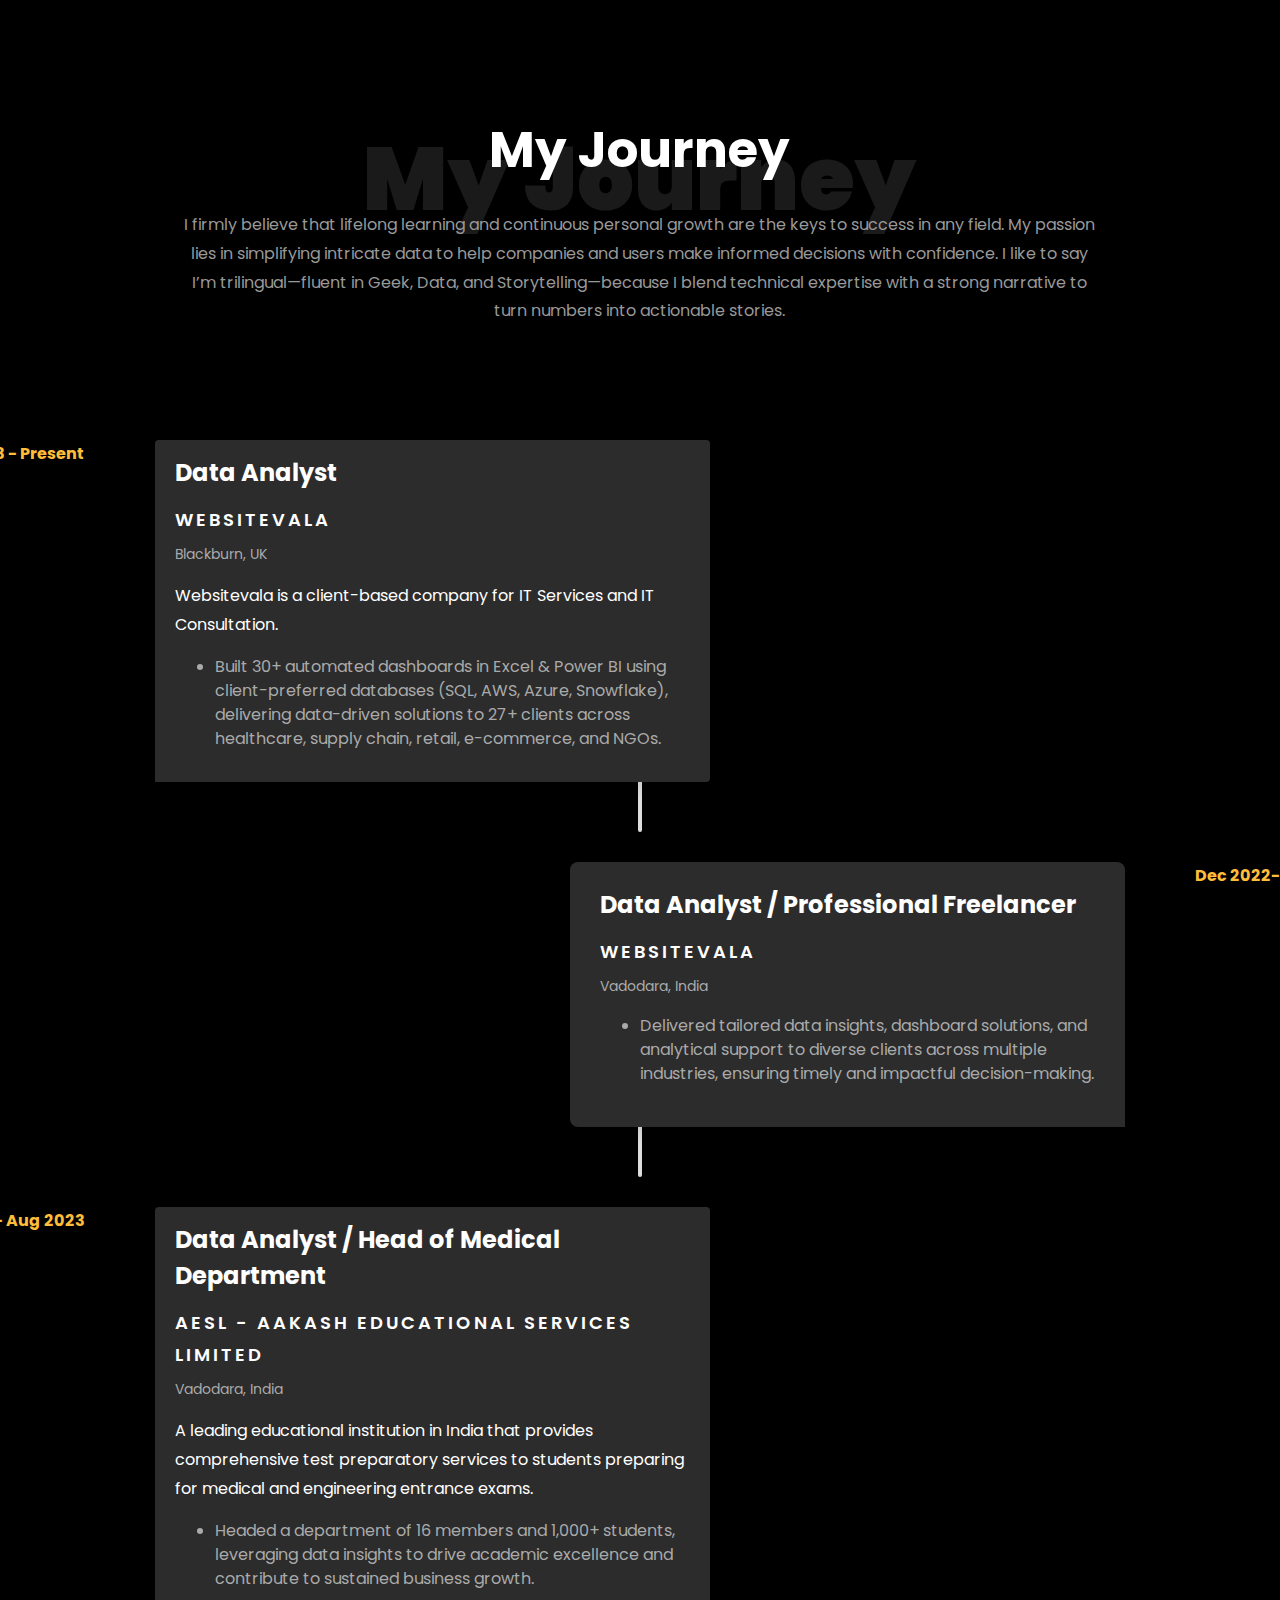
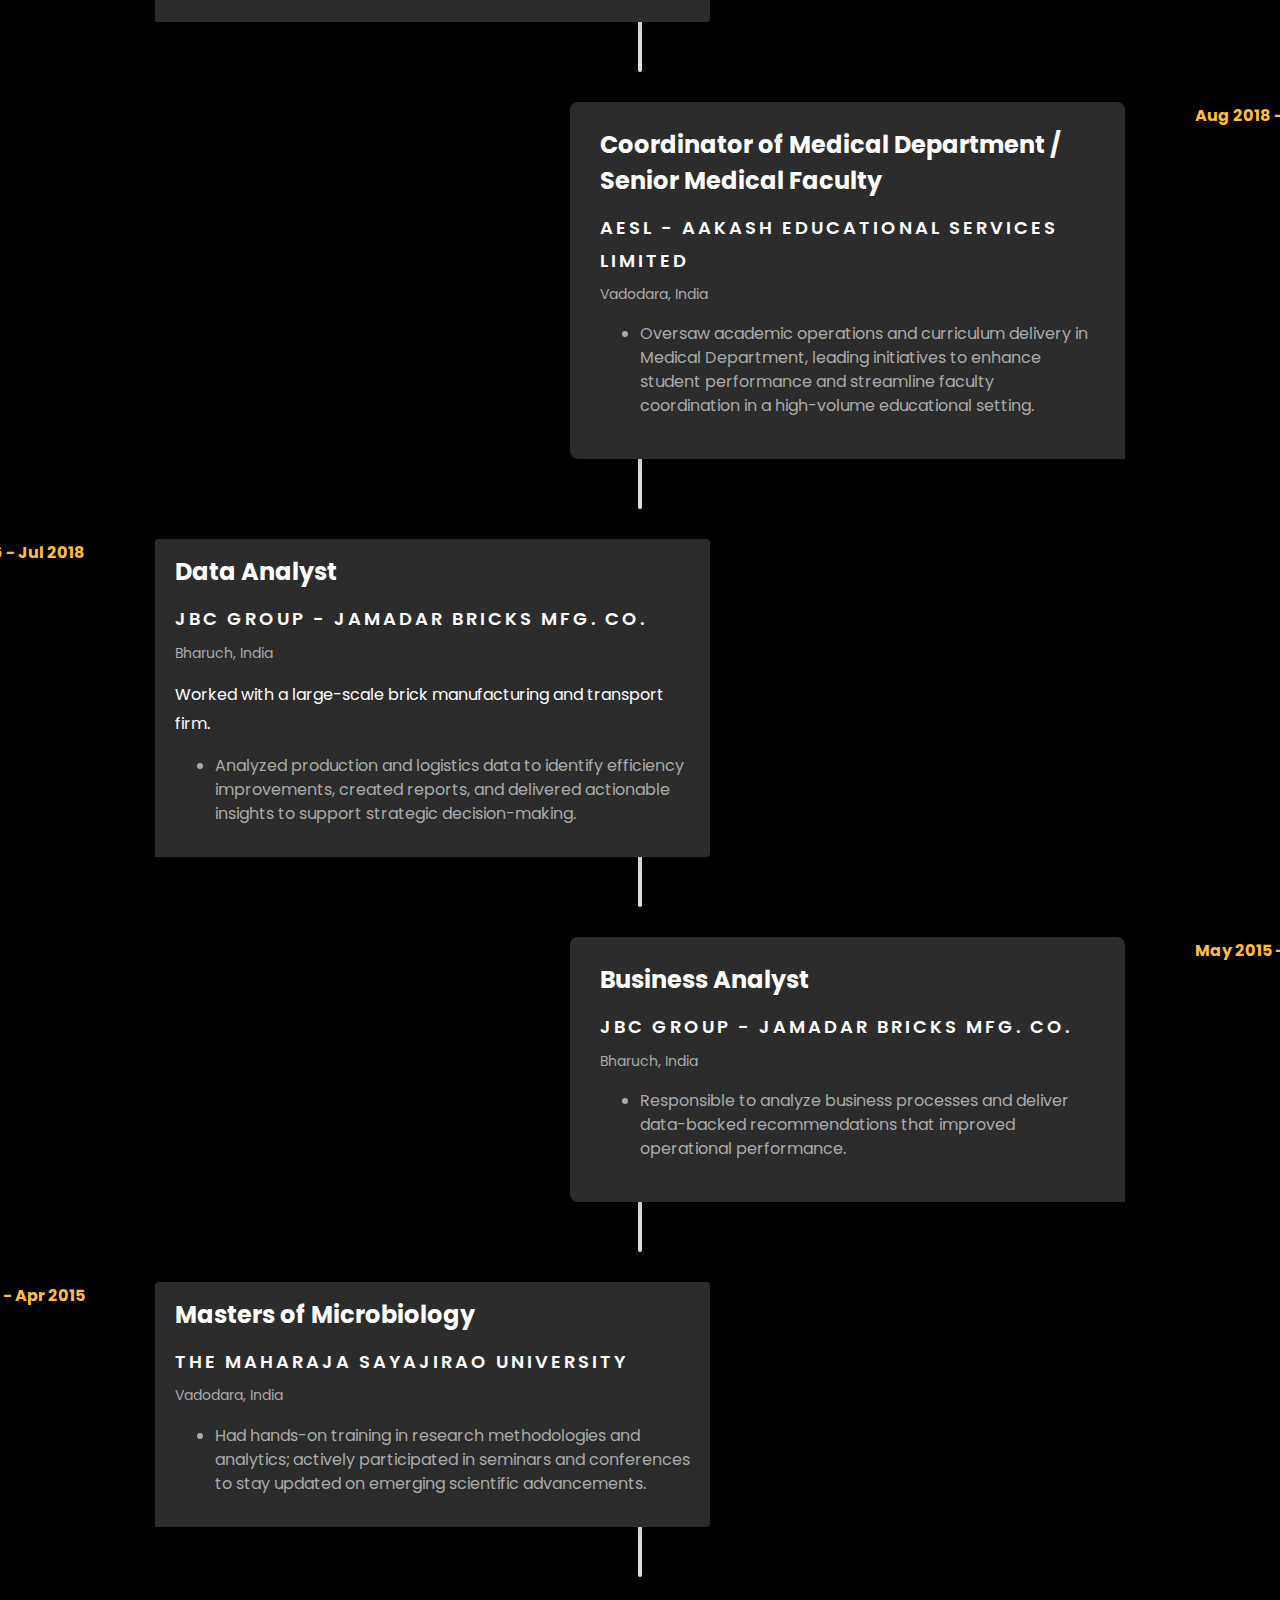
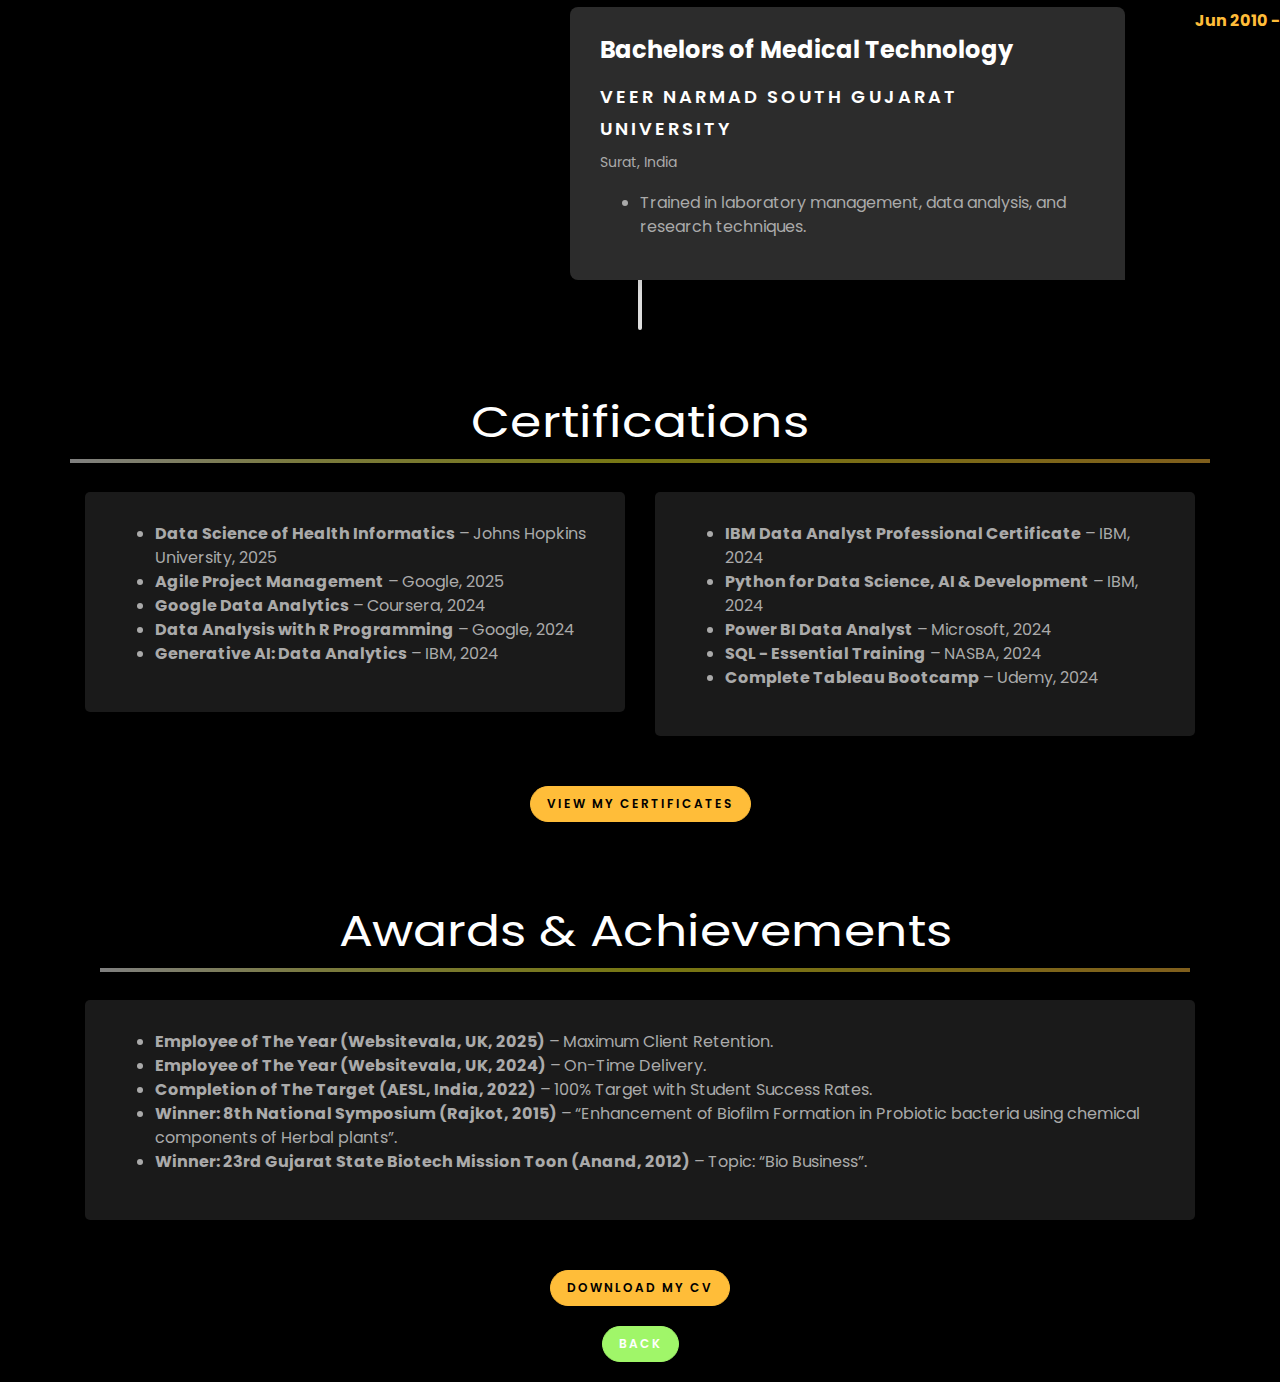
<file: journey.html>
<!DOCTYPE html>
<html lang="en">
<head>
  <title>My Journey - Detailed CV & Experience</title>
  <meta charset="utf-8" />
  <meta name="viewport" content="width=device-width, initial-scale=1" />
  <link href="https://fonts.googleapis.com/css?family=Poppins:100,200,300,400,500,600,700,800,900" rel="stylesheet" />

  <!-- CSS files -->
  <link rel="stylesheet" href="css/open-iconic-bootstrap.min.css" />
  <link rel="stylesheet" href="css/animate.css" />
  <link rel="stylesheet" href="css/owl.carousel.min.css" />
  <link rel="stylesheet" href="css/owl.theme.default.min.css" />
  <link rel="stylesheet" href="css/magnific-popup.css" />
  <link rel="stylesheet" href="css/aos.css" />
  <link rel="stylesheet" href="css/ionicons.min.css" />
  <link rel="stylesheet" href="css/flaticon.css" />
  <link rel="stylesheet" href="css/icomoon.css" />
  <link rel="stylesheet" href="css/style.css" />
</head>

<body>

  <!-- Resume Section -->
  <!-- Experience -->
<section class="ftco-section ftco-no-pb" id="resume-section">
  <div class="container">
    <div class="row justify-content-center pb-5">
      <div class="col-md-10 heading-section text-center">
        <h1 class="big big-2">My Journey</h1>
        <h2 class="mb-4">My Journey</h2>
        <p>
          I firmly believe that lifelong learning and continuous personal growth are the keys to success in any field. My passion lies in simplifying intricate data to help companies and users make informed decisions with confidence. I like to say I’m trilingual—fluent in Geek, Data, and Storytelling—because I blend technical expertise with a strong narrative to turn numbers into actionable stories.
        </p>
      </div>
    </div>

    <!-- Experience
    <div class="row">
      <h1 class="big-4">Experience</h1>
      <div class="underline"></div>
    </div>
    <br> -->

<!-- Experience Items -->
<div class="row">
  <div class="col-md-12">

    <!-- Experience item 1 - left -->
    <div class="experience-item d-flex mb-4 left">
      <div class="date-box">
        <span>Aug 2023 - Present</span>
      </div>
      <div class="resume-wrap box-content">
        <h2>Data Analyst</h2>
        <span class="position">Websitevala</span><br>
        <span class="location-box">Blackburn, UK</span>
        <p class="mt-2">Websitevala is a client-based company for IT Services and IT Consultation.</p>
        <ul>
          <li>Built 30+ automated dashboards in Excel & Power BI using client-preferred databases (SQL, AWS, Azure, Snowflake), delivering data-driven solutions to 27+ clients across healthcare, supply chain, retail, e-commerce, and NGOs. </li>
        </ul>
      </div>
    </div>

    <!-- Experience item 2 - right -->
    <div class="experience-item d-flex mb-4 right">
      <div class="date-box">
        <span>Dec 2022- Sept 2023</span>
      </div>
      <div class="resume-wrap box-content">
        <h2>Data Analyst / Professional Freelancer</h2>
        <span class="position">Websitevala</span><br>
        <span class="location-box">Vadodara, India</span>  
        <!-- <p class="mt-2">Websitevala is a client-based company for IT Services and IT Consultation.</p> -->
        <ul>
          <li>Delivered tailored data insights, dashboard solutions, and analytical support to diverse clients across multiple industries, ensuring timely and impactful decision-making.</li>
        </ul>
      </div>
    </div>

    <!-- Experience item 3 - left -->
    <div class="experience-item d-flex mb-4 left">
      <div class="date-box">
        <span>Feb 2023 - Aug 2023 </span>
      </div>
      <div class="resume-wrap box-content">
        <h2>Data Analyst / Head of Medical Department</h2>
        <span class="position">AESL - Aakash Educational Services Limited</span>
        <span class="location-box">Vadodara, India</span>  
        <p class="mt-2">A leading educational institution in India that provides comprehensive test preparatory services to students preparing for medical and engineering entrance exams.</p>
        <ul>
          <li>Headed a department of 16 members and 1,000+ students, leveraging data insights to drive academic excellence and contribute to sustained business growth.</li>
          <!-- <li>Built Excel and Power BI dashboards.</li>
          <li>Designed interactive dashboards.</li> -->
        </ul>
      </div>
    </div>

    <!-- Experience item 4 - right -->
    <div class="experience-item d-flex mb-4 right">
      <div class="date-box">
        <span>Aug 2018 - Jan 2023</span>
      </div>
      <div class="resume-wrap box-content">
        <h2>Coordinator of Medical Department / Senior Medical Faculty</h2>
        <span class="position">AESL - Aakash Educational Services Limited</span><br>
  <span class="location-box">Vadodara, India</span>
        <!-- <p class="mt-2">Served as a key academic leader.</p> -->
        <ul>
          <li>Oversaw academic operations and curriculum delivery in Medical Department, leading initiatives to enhance student performance and streamline faculty coordination in a high-volume educational setting.</li>
        </ul>
      </div>
    </div>

    <!-- Experience item 5 - left -->
    <div class="experience-item d-flex mb-4 left">
      <div class="date-box">
        <span>Jul 2016 - Jul 2018</span>
      </div>
      <div class="resume-wrap box-content">
        <h2>Data Analyst</h2>
        <span class="position">JBC Group - Jamadar Bricks Mfg. Co.</span><br>
         <span class="location-box">Bharuch, India</span>
        <p class="mt-2">Worked with a large-scale brick manufacturing and transport firm.</p>
        <ul>
          <li>Analyzed production and logistics data to identify efficiency improvements, created reports, and delivered actionable insights to support strategic decision-making.</li>
        </ul>
      </div>
    </div>
     <!-- Experience item 6 - right -->
    <div class="experience-item d-flex mb-4 right">
      <div class="date-box">
        <span>May 2015 - Jun 2016</span>
      </div>
      <div class="resume-wrap box-content">
        <h2>Business Analyst</h2>
        <span class="position">JBC Group - Jamadar Bricks Mfg. Co.</span><br>
         <span class="location-box">Bharuch, India</span>
        <!-- <p class="mt-2">Worked remotely with a large-scale brick manufacturing and transport firm.</p> -->
        <ul>
          <li>Responsible to analyze business processes and deliver data-backed recommendations that improved operational performance.</li>
        </ul>
      </div>
    </div>
     <!-- Experience item 7 - left -->
    <div class="experience-item d-flex mb-4 left">
      <div class="date-box">
        <span>Jun 2013 - Apr 2015</span>
      </div>
      <div class="resume-wrap box-content">
        <h2>Masters of Microbiology</h2>
        <span class="position">The Maharaja SayajiRao University</span><br>
         <span class="location-box">Vadodara, India</span>
        <!-- <p class="mt-2">Served as a key academic leader.</p> -->
        <ul>
          <li>Had hands-on training in research methodologies and analytics; actively participated in seminars and conferences to stay updated on emerging scientific advancements.</li>
          <!-- <li>Standardized exam content using Excel-based clustering.</li> -->
          <!-- <li>Built PivotTable-based reports.</li>
          <li>Developed personalized study plans for 50+ students.</li> -->
        </ul>
      </div>
    </div>

    <!-- Experience item 8 - right -->
    <div class="experience-item d-flex mb-4 right">
      <div class="date-box">
        <span>Jun 2010 - Apr 2013</span>
      </div>
      <div class="resume-wrap box-content">
        <h2>Bachelors of Medical Technology</h2>
        <span class="position">Veer Narmad South Gujarat University</span><br>
         <span class="location-box">Surat, India</span>
        <!-- <p class="mt-2">Worked remotely with a large-scale brick manufacturing and transport firm.</p> -->
        <ul>
          <!-- <li>Built Excel dashboards for logistics and inventory.</li>
          <li>Integrated attendance data.</li> -->
          <li>Trained in laboratory management, data analysis, and research techniques.</li>
          <!-- <li>Collaborated with supply chain, warehouse, and finance.</li> -->
          <!-- <li>Developed a conference scheduling Excel tool.</li> -->
        </ul>
      </div>
    </div>

  </div>
</div>


      <!-- Certifications -->
      <br><br>
      <div class="row">
        <h1 class="big-4">Certifications</h1>
        <div class="underline"></div>
      </div>
      <br>

      <div class="row">
        <div class="col-md-6">
          <div class="resume-wrap">
            <ul>
              <li><strong>Data Science of Health Informatics</strong> – Johns Hopkins University, 2025</li>
              <li><strong>Agile Project Management</strong> – Google, 2025</li>
              <li><strong>Google Data Analytics</strong> – Coursera, 2024</li>
              <li><strong>Data Analysis with R Programming</strong> – Google, 2024</li>
              <li><strong>Generative AI: Data Analytics</strong> – IBM, 2024</li>
            </ul>
          </div>
        </div>

        <div class="col-md-6">
          <div class="resume-wrap">
            <ul>
              <li><strong>IBM Data Analyst Professional Certificate</strong> – IBM, 2024</li>
              <li><strong>Python for Data Science, AI & Development</strong> – IBM, 2024</li>
              <li><strong>Power BI Data Analyst</strong> – Microsoft, 2024</li>
              <li><strong>SQL - Essential Training</strong> – NASBA, 2024</li>
              <li><strong>Complete Tableau Bootcamp</strong> – Udemy, 2024</li>
            </ul>
          </div>
        </div>
      </div>

    <div style="text-align:center; margin: 20px;">
    <a href="https://shaguftapathan.github.io/Certifications/" 
           class="btn btn-primary btn-lg"
           target="_blank"
           rel="noopener noreferrer">
          View My Certificates
        </a>
</div>

      <!-- Education
      <br><br>
      <div class="row">
        <h1 class="big-4">Education</h1>
        <div class="underline"></div>
      </div>
      <br>

      <div class="row">
        <div class="col-md-6">
          <div class="resume-wrap">
            <span class="date">2013 - 2015</span>
            <h2>Masters of Microbiology</h2>
            <span class="position">The Maharaja SayajiRao University</span>
            <ul>
              <li>Dissertation: “Isolation and screening of anti-malarial compounds...”</li>
            </ul>
          </div>
        </div>

        <div class="col-md-6">
          <div class="resume-wrap">
            <span class="date">2010 - 2013</span>
            <h2>Bachelors of Medical Technology</h2>
            <span class="position">Veer Narmad South Gujarat University</span>
            <ul>
              <li>Training: Laboratory Technician (New Civil Hospital, Surat)</li>
              <li>Research Assistant: Environmental Effects on Small Town Planning...</li>
            </ul>
          </div>
        </div>
      </div> -->

      <!-- Awards -->
      <br><br>
      <div class="row" style="padding-left: 30px; padding-right: 20px;">
        <h1 class="big-4">Awards & Achievements</h1>
        <div class="underline"></div>
      </div>
      <br>

      <div class="row">
        <div class="col-md-12">
          <div class="resume-wrap">
            <ul>
              <li><strong>Employee of The Year (Websitevala, UK, 2025)</strong> – Maximum Client Retention.</li>
              <li><strong>Employee of The Year (Websitevala, UK, 2024)</strong> – On-Time Delivery.</li>
              <li><strong>Completion of The Target (AESL, India, 2022)</strong> – 100% Target with Student Success Rates.</li>
              <li><strong>Winner: 8th National Symposium (Rajkot, 2015)</strong> – “Enhancement of Biofilm Formation in Probiotic bacteria using chemical components of Herbal plants”.</li>
              <li><strong>Winner: 23rd Gujarat State Biotech Mission Toon (Anand, 2012)</strong> – Topic: “Bio Business”.</li>
            </ul>
          </div>
        </div>
      </div>

  <!-- Download CV Button (above Back button) -->
<div style="text-align:center; margin: 20px;">
    <a href="https://shaguftapathan.github.io/Portfolio_Website/Shagufta_Pathan_CV_Data_Analyst.pdf" 
           class="btn btn-primary btn-lg"
           target="_blank"
           rel="noopener noreferrer">
          Download my CV
        </a>
</div>

      <!-- Back Button -->
      <div style="text-align:center; margin: 20px;">
        <button onclick="window.history.back();" 
        class="btn btn-secondary btn-lg" 
        style="color: black;">
  Back
</button>
      </div>

    </div>
  </section>
</body>
</html>
</file>
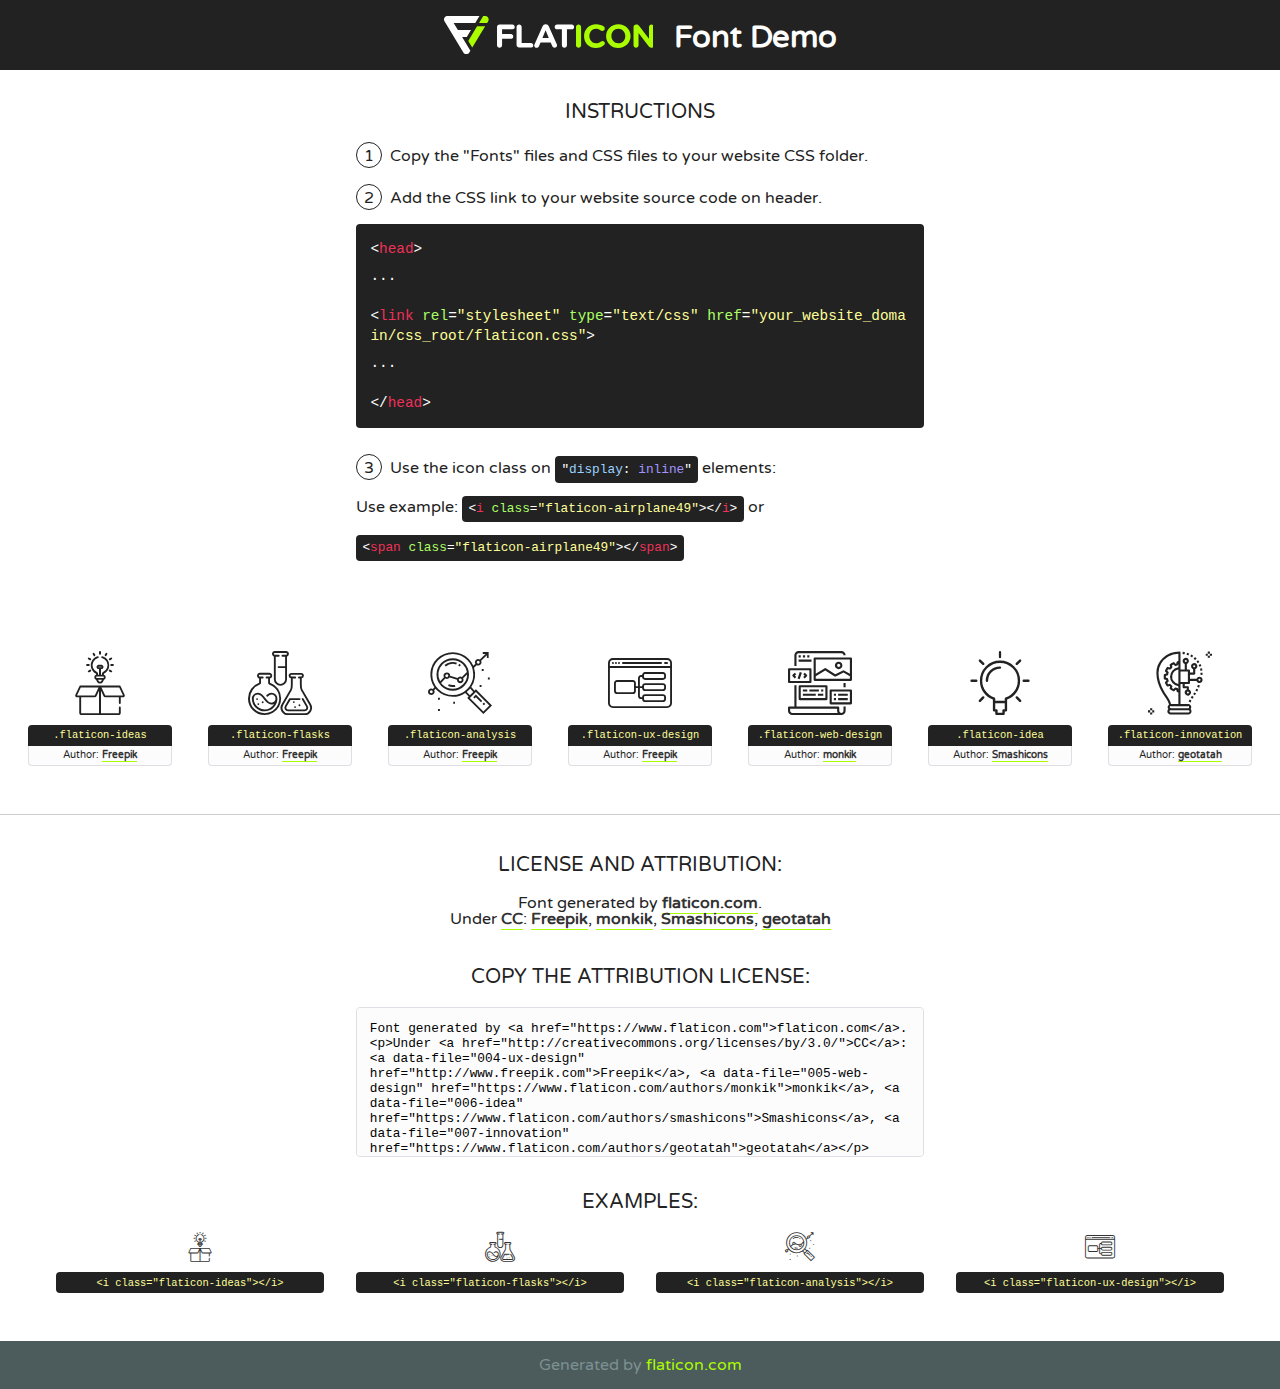
<file: fonts/flaticon/font/flaticon.html>
<!DOCTYPE html>
<!--
  Flaticon icon font: Flaticon
  Creation date: 20/03/2019 02:18
-->
<html>
<!DOCTYPE html>
<html>

<head>
    <title>Flaticon WebFont</title>
    <link href="http://fonts.googleapis.com/css?family=Varela+Round" rel="stylesheet" type="text/css" />
    <link rel="stylesheet" type="text/css" href="flaticon.css">
    <meta charset="UTF-8">
    <style>
    html, body, div, span, applet, object, iframe,
    h1, h2, h3, h4, h5, h6, p, blockquote, pre,
    a, abbr, acronym, address, big, cite, code,
    del, dfn, em, img, ins, kbd, q, s, samp,
    small, strike, strong, sub, sup, tt, var,
    b, u, i, center,
    dl, dt, dd, ol, ul, li,
    fieldset, form, label, legend,
    table, caption, tbody, tfoot, thead, tr, th, td,
    article, aside, canvas, details, embed, 
    figure, figcaption, footer, header, hgroup, 
    menu, nav, output, ruby, section, summary,
    time, mark, audio, video {
        margin: 0;
        padding: 0;
        border: 0;
        font-size: 100%;
        font: inherit;
        vertical-align: baseline;
    }
    /* HTML5 display-role reset for older browsers */
    article, aside, details, figcaption, figure, 
    footer, header, hgroup, menu, nav, section {
        display: block;
    }
    body {
        line-height: 1;
    }
    ol, ul {
        list-style: none;
    }
    blockquote, q {
        quotes: none;
    }
    blockquote:before, blockquote:after,
    q:before, q:after {
        content: '';
        content: none;
    }
    table {
        border-collapse: collapse;
        border-spacing: 0;
    }
    body {
        font-family: 'Varela Round', Helvetica, Arial, sans-serif;
        font-size: 16px;
        color: #222;
    }
    a {
        color: #333;
        border-bottom: 1px solid #a9fd00;
        font-weight: bold;
        text-decoration: none;
    }
    * {
        -moz-box-sizing: border-box;
        -webkit-box-sizing: border-box;
        box-sizing: border-box;
        margin: 0;
        padding: 0;
    }
    [class^="flaticon-"]:before, [class*=" flaticon-"]:before, [class^="flaticon-"]:after, [class*=" flaticon-"]:after {
        font-family: Flaticon;
        font-size: 30px;
        font-style: normal;
        margin-left: 20px;
        color: #333;
    }
    .wrapper {
        max-width: 600px;
        margin: auto;
        padding: 0 1em;
    }
    .title {
        font-size: 1.25em;
        text-align: center;
        margin-bottom: 1em;
        text-transform: uppercase;
    }
    header {
        text-align: center;
        background-color: #222;
        color: #fff;
        padding: 1em;
    }
    header .logo {
        width: 210px;
        height: 38px;
        display: inline-block;
        vertical-align: middle;
        margin-right: 1em;
        border: none;
    }
    header strong {
        font-size: 1.95em;
        font-weight: bold;
        vertical-align: middle;
        margin-top: 5px;
        display: inline-block;
    }
    .demo {
        margin: 2em auto;
        line-height: 1.25em;
    }
    .demo ul li {
        margin-bottom: 1em;
    }
    .demo ul li .num {
        color: #222;
        border-radius: 20px;
        display: inline-block;
        width: 26px;
        padding: 3px;
        height: 26px;
        text-align: center;
        margin-right: 0.5em;
        border: 1px solid #222;
    }
    .demo ul li code {
        background-color: #222;
        border-radius: 4px;
        padding: 0.25em 0.5em;
        display: inline-block;
        color: #fff;
        font-family: Consolas,Monaco,Lucida Console,Liberation Mono,DejaVu Sans Mono,Bitstream Vera Sans Mono,Courier New, monospace;
        font-weight: lighter;
        margin-top: 1em;
        font-size: 0.8em;
        word-break: break-all;
    }
    .demo ul li code.big {
        padding: 1em;
        font-size: 0.9em;
    }
    .demo ul li code .red {
        color: #EF3159;
    }
    .demo ul li code .green {
        color: #ACFF65;
    }
    .demo ul li code .yellow {
        color: #FFFF99;
    }
    .demo ul li code .blue {
        color: #99D3FF;
    }
    .demo ul li code .purple {
        color: #A295FF;
    }
    .demo ul li code .dots {
        margin-top: 0.5em;
        display: block;
    }
    #glyphs {
        border-bottom: 1px solid #ccc;
        padding: 2em 0;
        text-align: center;
    }
    .glyph {
        display: inline-block;
        width: 9em;
        margin: 1em;
        text-align: center;
        vertical-align: top;
        background: #FFF;
    }
    .glyph .glyph-icon {
        padding: 10px;
        display: block;
        font-family:"Flaticon";
        font-size: 64px;
        line-height: 1;
    }
    .glyph .glyph-icon:before {
        font-size: 64px;
        color: #222;
        margin-left: 0;
    }
    .class-name {
        font-size: 0.65em;
        background-color: #222;
        color: #fff;
        border-radius: 4px 4px 0 0;
        padding: 0.5em;
        color: #FFFF99;
        font-family: Consolas,Monaco,Lucida Console,Liberation Mono,DejaVu Sans Mono,Bitstream Vera Sans Mono,Courier New, monospace;
    }
    .author-name {
        font-size: 0.6em;
        background-color: #fcfcfd;
        border: 1px solid #DEDEE4;
        border-top: 0;
        border-radius: 0 0 4px 4px;
        padding: 0.5em;
    }
    .class-name:last-child {
        font-size: 10px;
        color:#888;
    }
    .class-name:last-child a {
        font-size: 10px;
        color:#555;
    }
    .class-name:last-child a:hover {
        color:#a9fd00;
    }
    .glyph > input {
        display: block;
        width: 100px;
        margin: 5px auto;
        text-align: center;
        font-size: 12px;
        cursor: text;
    }
    .glyph > input.icon-input {
        font-family:"Flaticon";
        font-size: 16px;
        margin-bottom: 10px;
    }
    .attribution .title {
        margin-top: 2em;
    }
    .attribution textarea {
        background-color: #fcfcfd;
        padding: 1em;
        border: none;
        box-shadow: none;
        border: 1px solid #DEDEE4;
        border-radius: 4px;
        resize: none;
        width: 100%;
        height: 150px;
        font-size: 0.8em;
        font-family: Consolas,Monaco,Lucida Console,Liberation Mono,DejaVu Sans Mono,Bitstream Vera Sans Mono,Courier New, monospace;
        -webkit-appearance: none;
    }
    .iconsuse {
        margin: 2em auto;
        text-align: center;
        max-width: 1200px;
    }
    .iconsuse:after {
        content: '';
        display: table;
        clear: both;
    }
    .iconsuse .image {
        float: left;
        width: 25%;
        padding: 0 1em;
    }
    .iconsuse .image p {
        margin-bottom: 1em;
    }
    .iconsuse .image span {
        display: block;
        font-size: 0.65em;
        background-color: #222;
        color: #fff;
        border-radius: 4px;
        padding: 0.5em;
        color: #FFFF99;
        margin-top: 1em;
        font-family: Consolas,Monaco,Lucida Console,Liberation Mono,DejaVu Sans Mono,Bitstream Vera Sans Mono,Courier New, monospace;
    }
    #footer {
        text-align: center;
        background-color: #4C5B5C;
        color: #7c9192;
        padding: 1em;
    }
    #footer a {
        border: none;
        color: #a9fd00;
        font-weight: normal;
    }
    @media (max-width: 960px) {
        .iconsuse .image {
            width: 50%;
        }
    }
    @media (max-width: 560px) {
        .iconsuse .image {
            width: 100%;
        }
    }
    </style>
</head>

<body class="characters-off">

    <header>
        <a href="https://www.flaticon.com" target="_blank" class="logo">
            <svg version="1.1" xmlns="http://www.w3.org/2000/svg" xmlns:xlink="http://www.w3.org/1999/xlink" xmlns:a="http://ns.adobe.com/AdobeSVGViewerExtensions/3.0/" viewBox="0 0 560.875 102.036" enable-background="new 0 0 560.875 102.036" xml:space="preserve">
                <defs>
                </defs>
                <g>
                    <g class="letters">
                        <path fill="#ffffff" d="M141.596,29.675c0-3.777,2.985-6.767,6.764-6.767h34.438c3.426,0,6.15,2.728,6.15,6.15
                        c0,3.43-2.724,6.149-6.15,6.149h-27.674v13.091h23.719c3.429,0,6.151,2.724,6.151,6.15c0,3.43-2.723,6.149-6.151,6.149h-23.719
                        v17.574c0,3.773-2.986,6.761-6.764,6.761c-3.779,0-6.764-2.989-6.764-6.761V29.675z"></path>
                        <path fill="#ffffff" d="M193.844,29.149c0-3.781,2.985-6.767,6.764-6.767c3.776,0,6.763,2.985,6.763,6.767v42.957h25.039
                        c3.426,0,6.149,2.726,6.149,6.153c0,3.425-2.723,6.15-6.149,6.15h-31.802c-3.779,0-6.764-2.986-6.764-6.768V29.149z"></path>
                        <path fill="#ffffff" d="M241.891,75.71l21.438-48.407c1.492-3.341,4.215-5.357,7.906-5.357h0.792
                        c3.686,0,6.323,2.017,7.815,5.357l21.439,48.407c0.436,0.967,0.701,1.845,0.701,2.723c0,3.602-2.809,6.501-6.414,6.501
                        c-3.161,0-5.269-1.845-6.499-4.655l-4.132-9.661h-27.059l-4.301,10.102c-1.144,2.631-3.426,4.214-6.237,4.214
                        c-3.517,0-6.24-2.81-6.24-6.325C241.1,77.64,241.451,76.677,241.891,75.71z M279.932,58.666l-8.521-20.297l-8.526,20.297H279.932
                        z"></path>
                        <path fill="#ffffff" d="M314.864,35.387H301.86c-3.429,0-6.239-2.813-6.239-6.238c0-3.429,2.811-6.24,6.239-6.24h39.533
                        c3.426,0,6.237,2.811,6.237,6.24c0,3.425-2.811,6.238-6.237,6.238h-13.001v42.785c0,3.773-2.99,6.761-6.764,6.761
                        c-3.779,0-6.764-2.989-6.764-6.761V35.387z"></path>
                        <path fill="#A9FD00" d="M352.615,29.149c0-3.781,2.985-6.767,6.767-6.767c3.774,0,6.761,2.985,6.761,6.767v49.024
                        c0,3.773-2.987,6.761-6.761,6.761c-3.781,0-6.767-2.989-6.767-6.761V29.149z"></path>
                        <path fill="#A9FD00" d="M374.132,53.836v-0.179c0-17.481,13.178-31.801,32.065-31.801c9.22,0,15.459,2.458,20.557,6.238
                        c1.402,1.054,2.637,2.985,2.637,5.357c0,3.692-2.985,6.59-6.681,6.59c-1.845,0-3.071-0.702-4.044-1.319
                        c-3.776-2.813-7.729-4.393-12.562-4.393c-10.364,0-17.831,8.611-17.831,19.154v0.173c0,10.542,7.291,19.329,17.831,19.329
                        c5.715,0,9.492-1.756,13.359-4.834c1.049-0.874,2.458-1.491,4.039-1.491c3.429,0,6.325,2.813,6.325,6.236
                        c0,2.106-1.056,3.78-2.282,4.834c-5.539,4.834-12.036,7.733-21.878,7.733C387.572,85.464,374.132,71.493,374.132,53.836z"></path>
                        <path fill="#A9FD00" d="M433.009,53.836v-0.179c0-17.481,13.79-31.801,32.766-31.801c18.981,0,32.592,14.143,32.592,31.628v0.173
                        c0,17.483-13.785,31.807-32.769,31.807C446.625,85.464,433.009,71.32,433.009,53.836z M484.224,53.836v-0.179
                        c0-10.539-7.725-19.326-18.626-19.326c-10.893,0-18.449,8.611-18.449,19.154v0.173c0,10.542,7.73,19.329,18.626,19.329
                        C476.676,72.986,484.224,64.378,484.224,53.836z"></path>
                        <path fill="#A9FD00" d="M506.233,29.321c0-3.774,2.99-6.763,6.767-6.763h1.401c3.252,0,5.183,1.583,7.029,3.953l26.093,34.265
                        V29.059c0-3.692,2.99-6.677,6.681-6.677c3.683,0,6.671,2.985,6.671,6.677v48.934c0,3.78-2.987,6.765-6.764,6.765h-0.436
                        c-3.257,0-5.188-1.581-7.034-3.953l-27.056-35.492v32.944c0,3.687-2.985,6.676-6.678,6.676c-3.683,0-6.673-2.989-6.673-6.676
                        V29.321z"></path>
                    </g>
                    <g class="insignia">
                        <path fill="#ffffff" d="M48.372,56.137h12.517l11.156-18.537H37.186L25.688,18.539h57.825L94.668,0H9.271
                        C5.925,0,2.842,1.801,1.198,4.716c-1.644,2.907-1.593,6.482,0.134,9.343l50.38,83.501c1.678,2.781,4.689,4.476,7.938,4.476
                        c3.246,0,6.257-1.695,7.935-4.476l2.898-4.804L48.372,56.137z"></path>
                        <g class="i">
                            <path fill="#A9FD00" d="M93.575,18.539h0.031v0.004l21.652,0.004l2.705-4.488c1.727-2.861,1.778-6.436,0.133-9.343
                            C116.454,1.801,113.371,0,110.026,0h-5.294L93.575,18.539z"></path>
                            <polygon fill="#A9FD00" points="88.291,27.356 64.725,66.486 75.519,84.404 109.942,27.356"></polygon>
                        </g>
                    </g>
                </g>
            </svg>
        </a>
        <strong>Font Demo</strong>
    </header>


    <section class="demo wrapper">

        <p class="title">Instructions</p>

        <ul>
            <li>
                <span class="num">1</span>Copy the "Fonts" files and CSS files to your website CSS folder.
            </li>
            <li>
                <span class="num">2</span>Add the CSS link to your website source code on header.
                <code class="big">
                    &lt;<span class="red">head</span>&gt;
                    <br/><span class="dots">...</span>
                    <br/>&lt;<span class="red">link</span> <span class="green">rel</span>=<span class="yellow">"stylesheet"</span> <span class="green">type</span>=<span class="yellow">"text/css"</span> <span class="green">href</span>=<span class="yellow">"your_website_domain/css_root/flaticon.css"</span>&gt;
                    <br/><span class="dots">...</span>
                    <br/>&lt;/<span class="red">head</span>&gt;
                </code>
            </li>

            <li>
                <p>
                    <span class="num">3</span>Use the icon class on <code>"<span class="blue">display</span>:<span class="purple"> inline</span>"</code> elements:
                    <br />
                    Use example: <code>&lt;<span class="red">i</span> <span class="green">class</span>=<span class="yellow">&quot;flaticon-airplane49&quot;</span>&gt;&lt;/<span class="red">i</span>&gt;</code> or <code>&lt;<span class="red">span</span> <span class="green">class</span>=<span class="yellow">&quot;flaticon-airplane49&quot;</span>&gt;&lt;/<span class="red">span</span>&gt;</code>
            </li>
        </ul>

    </section>




   <section id="glyphs">          
    
      
        <div class="glyph"><div class="glyph-icon flaticon-ideas"></div>
            <div class="class-name">.flaticon-ideas</div>
            <div class="author-name">Author: <a data-file="001-ideas" href="http://www.freepik.com">Freepik</a> </div> 
        </div>        
        
        <div class="glyph"><div class="glyph-icon flaticon-flasks"></div>
            <div class="class-name">.flaticon-flasks</div>
            <div class="author-name">Author: <a data-file="002-flasks" href="http://www.freepik.com">Freepik</a> </div> 
        </div>        
        
        <div class="glyph"><div class="glyph-icon flaticon-analysis"></div>
            <div class="class-name">.flaticon-analysis</div>
            <div class="author-name">Author: <a data-file="003-analysis" href="http://www.freepik.com">Freepik</a> </div> 
        </div>        
        
        <div class="glyph"><div class="glyph-icon flaticon-ux-design"></div>
            <div class="class-name">.flaticon-ux-design</div>
            <div class="author-name">Author: <a data-file="004-ux-design" href="http://www.freepik.com">Freepik</a> </div> 
        </div>        
        
        <div class="glyph"><div class="glyph-icon flaticon-web-design"></div>
            <div class="class-name">.flaticon-web-design</div>
            <div class="author-name">Author: <a data-file="005-web-design" href="https://www.flaticon.com/authors/monkik">monkik</a> </div> 
        </div>        
        
        <div class="glyph"><div class="glyph-icon flaticon-idea"></div>
            <div class="class-name">.flaticon-idea</div>
            <div class="author-name">Author: <a data-file="006-idea" href="https://www.flaticon.com/authors/smashicons">Smashicons</a> </div> 
        </div>        
        
        <div class="glyph"><div class="glyph-icon flaticon-innovation"></div>
            <div class="class-name">.flaticon-innovation</div>
            <div class="author-name">Author: <a data-file="007-innovation" href="https://www.flaticon.com/authors/geotatah">geotatah</a> </div> 
        </div>        
        

    </section>



    <section class="attribution wrapper"   style="text-align:center;">

      <div class="title">License and attribution:</div><div class="attrDiv">Font generated by <a href="https://www.flaticon.com">flaticon.com</a>. <div><p>Under <a href="http://creativecommons.org/licenses/by/3.0/">CC</a>: <a data-file="004-ux-design" href="http://www.freepik.com">Freepik</a>, <a data-file="005-web-design" href="https://www.flaticon.com/authors/monkik">monkik</a>, <a data-file="006-idea" href="https://www.flaticon.com/authors/smashicons">Smashicons</a>, <a data-file="007-innovation" href="https://www.flaticon.com/authors/geotatah">geotatah</a></p>  </div>
      </div>
      <div class="title">Copy the Attribution License:</div>

    <textarea onclick="this.focus();this.select();">Font generated by &lt;a href=&quot;https://www.flaticon.com&quot;&gt;flaticon.com&lt;/a&gt;. <p>Under <a href="http://creativecommons.org/licenses/by/3.0/">CC</a>: <a data-file="004-ux-design" href="http://www.freepik.com">Freepik</a>, <a data-file="005-web-design" href="https://www.flaticon.com/authors/monkik">monkik</a>, <a data-file="006-idea" href="https://www.flaticon.com/authors/smashicons">Smashicons</a>, <a data-file="007-innovation" href="https://www.flaticon.com/authors/geotatah">geotatah</a></p>  
     </textarea>

    </section>

    <section class="iconsuse">

          <div class="title">Examples:</div>            
             
            <div class="image">
                <p>
                    <i class="glyph-icon flaticon-ideas"></i> 
                    <span>&lt;i class=&quot;flaticon-ideas&quot;&gt;&lt;/i&gt;</span>
                </p>
            </div>
            
            <div class="image">
                <p>
                    <i class="glyph-icon flaticon-flasks"></i> 
                    <span>&lt;i class=&quot;flaticon-flasks&quot;&gt;&lt;/i&gt;</span>
                </p>
            </div>
            
            <div class="image">
                <p>
                    <i class="glyph-icon flaticon-analysis"></i> 
                    <span>&lt;i class=&quot;flaticon-analysis&quot;&gt;&lt;/i&gt;</span>
                </p>
            </div>
            
            <div class="image">
                <p>
                    <i class="glyph-icon flaticon-ux-design"></i> 
                    <span>&lt;i class=&quot;flaticon-ux-design&quot;&gt;&lt;/i&gt;</span>
                </p>
            </div>
                       
        </div>
                            
    </section>

<div id="footer">
    <div>Generated by <a href="https://www.flaticon.com">flaticon.com</a>
    </div>
</div>



</body>
</html>
</file>
<file: css/flaticon.css>
/*
  	Flaticon icon font: Flaticon
  	Creation date: 04/01/2019 13:45
  	*/


@font-face {
  font-family: "Flaticon";
  src: url("../fonts/flaticon/font/Flaticon.eot");
  src: url("../fonts/flaticon/font/Flaticon.eot?#iefix") format("embedded-opentype"),
       url("../fonts/flaticon/font/Flaticon.woff") format("woff"),
       url("../fonts/flaticon/font/Flaticon.ttf") format("truetype"),
       url("../fonts/flaticon/font/Flaticon.svg#Flaticon") format("svg");
  font-weight: normal;
  font-style: normal;
}

@media screen and (-webkit-min-device-pixel-ratio:0) {
  @font-face {
    font-family: "Flaticon";
    src: url("../fonts/flaticon/font/Flaticon.svg#Flaticon") format("svg");
  }
}

[class^="flaticon-"]:before, [class*=" flaticon-"]:before,
[class^="flaticon-"]:after, [class*=" flaticon-"]:after {   
  font-family: Flaticon;
  font-style: normal;
  font-weight: normal;
  font-variant: normal;
  text-transform: none;
  line-height: 1;

  /* Better Font Rendering =========== */
  -webkit-font-smoothing: antialiased;
  -moz-osx-font-smoothing: grayscale;
}

.flaticon-ideas:before { content: "\f100"; }
.flaticon-flasks:before { content: "\f101"; }
.flaticon-analysis:before { content: "\f102"; }
.flaticon-ux-design:before { content: "\f103"; }
.flaticon-web-design:before { content: "\f104"; }
.flaticon-idea:before { content: "\f105"; }
.flaticon-innovation:before { content: "\f106"; }
</file>
<file: css/icomoon.css>
@font-face {
  font-family: 'icomoon';
  src:  url('../fonts/icomoon/icomoon.eot?6tt51o');
  src:  url('../fonts/icomoon/icomoon.eot?6tt51o#iefix') format('embedded-opentype'),
    url('../fonts/icomoon/icomoon.ttf?6tt51o') format('truetype'),
    url('../fonts/icomoon/icomoon.woff?6tt51o') format('woff'),
    url('../fonts/icomoon/icomoon.svg?6tt51o#icomoon') format('svg');
  font-weight: normal;
  font-style: normal;
}

[class^="icon-"], [class*=" icon-"] {
  /* use !important to prevent issues with browser extensions that change fonts */
  font-family: 'icomoon' !important;
  speak: none;
  font-style: normal;
  font-weight: normal;
  font-variant: normal;
  text-transform: none;
  line-height: 1;

  /* Better Font Rendering =========== */
  -webkit-font-smoothing: antialiased;
  -moz-osx-font-smoothing: grayscale;
}

.icon-asterisk:before {
  content: "\f069";
}
.icon-plus:before {
  content: "\f067";
}
.icon-question:before {
  content: "\f128";
}
.icon-minus:before {
  content: "\f068";
}
.icon-glass:before {
  content: "\f000";
}
.icon-music:before {
  content: "\f001";
}
.icon-search:before {
  content: "\f002";
}
.icon-envelope-o:before {
  content: "\f003";
}
.icon-heart:before {
  content: "\f004";
}
.icon-star:before {
  content: "\f005";
}
.icon-star-o:before {
  content: "\f006";
}
.icon-user:before {
  content: "\f007";
}
.icon-film:before {
  content: "\f008";
}
.icon-th-large:before {
  content: "\f009";
}
.icon-th:before {
  content: "\f00a";
}
.icon-th-list:before {
  content: "\f00b";
}
.icon-check:before {
  content: "\f00c";
}
.icon-close:before {
  content: "\f00d";
}
.icon-remove:before {
  content: "\f00d";
}
.icon-times:before {
  content: "\f00d";
}
.icon-search-plus:before {
  content: "\f00e";
}
.icon-search-minus:before {
  content: "\f010";
}
.icon-power-off:before {
  content: "\f011";
}
.icon-signal:before {
  content: "\f012";
}
.icon-cog:before {
  content: "\f013";
}
.icon-gear:before {
  content: "\f013";
}
.icon-trash-o:before {
  content: "\f014";
}
.icon-home:before {
  content: "\f015";
}
.icon-file-o:before {
  content: "\f016";
}
.icon-clock-o:before {
  content: "\f017";
}
.icon-road:before {
  content: "\f018";
}
.icon-download:before {
  content: "\f019";
}
.icon-arrow-circle-o-down:before {
  content: "\f01a";
}
.icon-arrow-circle-o-up:before {
  content: "\f01b";
}
.icon-inbox:before {
  content: "\f01c";
}
.icon-play-circle-o:before {
  content: "\f01d";
}
.icon-repeat:before {
  content: "\f01e";
}
.icon-rotate-right:before {
  content: "\f01e";
}
.icon-refresh:before {
  content: "\f021";
}
.icon-list-alt:before {
  content: "\f022";
}
.icon-lock:before {
  content: "\f023";
}
.icon-flag:before {
  content: "\f024";
}
.icon-headphones:before {
  content: "\f025";
}
.icon-volume-off:before {
  content: "\f026";
}
.icon-volume-down:before {
  content: "\f027";
}
.icon-volume-up:before {
  content: "\f028";
}
.icon-qrcode:before {
  content: "\f029";
}
.icon-barcode:before {
  content: "\f02a";
}
.icon-tag:before {
  content: "\f02b";
}
.icon-tags:before {
  content: "\f02c";
}
.icon-book:before {
  content: "\f02d";
}
.icon-bookmark:before {
  content: "\f02e";
}
.icon-print:before {
  content: "\f02f";
}
.icon-camera:before {
  content: "\f030";
}
.icon-font:before {
  content: "\f031";
}
.icon-bold:before {
  content: "\f032";
}
.icon-italic:before {
  content: "\f033";
}
.icon-text-height:before {
  content: "\f034";
}
.icon-text-width:before {
  content: "\f035";
}
.icon-align-left:before {
  content: "\f036";
}
.icon-align-center:before {
  content: "\f037";
}
.icon-align-right:before {
  content: "\f038";
}
.icon-align-justify:before {
  content: "\f039";
}
.icon-list:before {
  content: "\f03a";
}
.icon-dedent:before {
  content: "\f03b";
}
.icon-outdent:before {
  content: "\f03b";
}
.icon-indent:before {
  content: "\f03c";
}
.icon-video-camera:before {
  content: "\f03d";
}
.icon-image:before {
  content: "\f03e";
}
.icon-photo:before {
  content: "\f03e";
}
.icon-picture-o:before {
  content: "\f03e";
}
.icon-pencil:before {
  content: "\f040";
}
.icon-map-marker:before {
  content: "\f041";
}
.icon-adjust:before {
  content: "\f042";
}
.icon-tint:before {
  content: "\f043";
}
.icon-edit:before {
  content: "\f044";
}
.icon-pencil-square-o:before {
  content: "\f044";
}
.icon-share-square-o:before {
  content: "\f045";
}
.icon-check-square-o:before {
  content: "\f046";
}
.icon-arrows:before {
  content: "\f047";
}
.icon-step-backward:before {
  content: "\f048";
}
.icon-fast-backward:before {
  content: "\f049";
}
.icon-backward:before {
  content: "\f04a";
}
.icon-play:before {
  content: "\f04b";
}
.icon-pause:before {
  content: "\f04c";
}
.icon-stop:before {
  content: "\f04d";
}
.icon-forward:before {
  content: "\f04e";
}
.icon-fast-forward:before {
  content: "\f050";
}
.icon-step-forward:before {
  content: "\f051";
}
.icon-eject:before {
  content: "\f052";
}
.icon-chevron-left:before {
  content: "\f053";
}
.icon-chevron-right:before {
  content: "\f054";
}
.icon-plus-circle:before {
  content: "\f055";
}
.icon-minus-circle:before {
  content: "\f056";
}
.icon-times-circle:before {
  content: "\f057";
}
.icon-check-circle:before {
  content: "\f058";
}
.icon-question-circle:before {
  content: "\f059";
}
.icon-info-circle:before {
  content: "\f05a";
}
.icon-crosshairs:before {
  content: "\f05b";
}
.icon-times-circle-o:before {
  content: "\f05c";
}
.icon-check-circle-o:before {
  content: "\f05d";
}
.icon-ban:before {
  content: "\f05e";
}
.icon-arrow-left:before {
  content: "\f060";
}
.icon-arrow-right:before {
  content: "\f061";
}
.icon-arrow-up:before {
  content: "\f062";
}
.icon-arrow-down:before {
  content: "\f063";
}
.icon-mail-forward:before {
  content: "\f064";
}
.icon-share:before {
  content: "\f064";
}
.icon-expand:before {
  content: "\f065";
}
.icon-compress:before {
  content: "\f066";
}
.icon-exclamation-circle:before {
  content: "\f06a";
}
.icon-gift:before {
  content: "\f06b";
}
.icon-leaf:before {
  content: "\f06c";
}
.icon-fire:before {
  content: "\f06d";
}
.icon-eye:before {
  content: "\f06e";
}
.icon-eye-slash:before {
  content: "\f070";
}
.icon-exclamation-triangle:before {
  content: "\f071";
}
.icon-warning:before {
  content: "\f071";
}
.icon-plane:before {
  content: "\f072";
}
.icon-calendar:before {
  content: "\f073";
}
.icon-random:before {
  content: "\f074";
}
.icon-comment:before {
  content: "\f075";
}
.icon-magnet:before {
  content: "\f076";
}
.icon-chevron-up:before {
  content: "\f077";
}
.icon-chevron-down:before {
  content: "\f078";
}
.icon-retweet:before {
  content: "\f079";
}
.icon-shopping-cart:before {
  content: "\f07a";
}
.icon-folder:before {
  content: "\f07b";
}
.icon-folder-open:before {
  content: "\f07c";
}
.icon-arrows-v:before {
  content: "\f07d";
}
.icon-arrows-h:before {
  content: "\f07e";
}
.icon-bar-chart:before {
  content: "\f080";
}
.icon-bar-chart-o:before {
  content: "\f080";
}
.icon-twitter-square:before {
  content: "\f081";
}
.icon-facebook-square:before {
  content: "\f082";
}
.icon-camera-retro:before {
  content: "\f083";
}
.icon-key:before {
  content: "\f084";
}
.icon-cogs:before {
  content: "\f085";
}
.icon-gears:before {
  content: "\f085";
}
.icon-comments:before {
  content: "\f086";
}
.icon-thumbs-o-up:before {
  content: "\f087";
}
.icon-thumbs-o-down:before {
  content: "\f088";
}
.icon-star-half:before {
  content: "\f089";
}
.icon-heart-o:before {
  content: "\f08a";
}
.icon-sign-out:before {
  content: "\f08b";
}
.icon-linkedin-square:before {
  content: "\f08c";
}
.icon-thumb-tack:before {
  content: "\f08d";
}
.icon-external-link:before {
  content: "\f08e";
}
.icon-sign-in:before {
  content: "\f090";
}
.icon-trophy:before {
  content: "\f091";
}
.icon-github-square:before {
  content: "\f092";
}
.icon-upload:before {
  content: "\f093";
}
.icon-lemon-o:before {
  content: "\f094";
}
.icon-phone:before {
  content: "\f095";
}
.icon-square-o:before {
  content: "\f096";
}
.icon-bookmark-o:before {
  content: "\f097";
}
.icon-phone-square:before {
  content: "\f098";
}
.icon-twitter:before {
  content: "\f099";
}
.icon-facebook:before {
  content: "\f09a";
}
.icon-facebook-f:before {
  content: "\f09a";
}
.icon-github:before {
  content: "\f09b";
}
.icon-unlock:before {
  content: "\f09c";
}
.icon-credit-card:before {
  content: "\f09d";
}
.icon-feed:before {
  content: "\f09e";
}
.icon-rss:before {
  content: "\f09e";
}
.icon-hdd-o:before {
  content: "\f0a0";
}
.icon-bullhorn:before {
  content: "\f0a1";
}
.icon-bell-o:before {
  content: "\f0a2";
}
.icon-certificate:before {
  content: "\f0a3";
}
.icon-hand-o-right:before {
  content: "\f0a4";
}
.icon-hand-o-left:before {
  content: "\f0a5";
}
.icon-hand-o-up:before {
  content: "\f0a6";
}
.icon-hand-o-down:before {
  content: "\f0a7";
}
.icon-arrow-circle-left:before {
  content: "\f0a8";
}
.icon-arrow-circle-right:before {
  content: "\f0a9";
}
.icon-arrow-circle-up:before {
  content: "\f0aa";
}
.icon-arrow-circle-down:before {
  content: "\f0ab";
}
.icon-globe:before {
  content: "\f0ac";
}
.icon-wrench:before {
  content: "\f0ad";
}
.icon-tasks:before {
  content: "\f0ae";
}
.icon-filter:before {
  content: "\f0b0";
}
.icon-briefcase:before {
  content: "\f0b1";
}
.icon-arrows-alt:before {
  content: "\f0b2";
}
.icon-group:before {
  content: "\f0c0";
}
.icon-users:before {
  content: "\f0c0";
}
.icon-chain:before {
  content: "\f0c1";
}
.icon-link:before {
  content: "\f0c1";
}
.icon-cloud:before {
  content: "\f0c2";
}
.icon-flask:before {
  content: "\f0c3";
}
.icon-cut:before {
  content: "\f0c4";
}
.icon-scissors:before {
  content: "\f0c4";
}
.icon-copy:before {
  content: "\f0c5";
}
.icon-files-o:before {
  content: "\f0c5";
}
.icon-paperclip:before {
  content: "\f0c6";
}
.icon-floppy-o:before {
  content: "\f0c7";
}
.icon-save:before {
  content: "\f0c7";
}
.icon-square:before {
  content: "\f0c8";
}
.icon-bars:before {
  content: "\f0c9";
}
.icon-navicon:before {
  content: "\f0c9";
}
.icon-reorder:before {
  content: "\f0c9";
}
.icon-list-ul:before {
  content: "\f0ca";
}
.icon-list-ol:before {
  content: "\f0cb";
}
.icon-strikethrough:before {
  content: "\f0cc";
}
.icon-underline:before {
  content: "\f0cd";
}
.icon-table:before {
  content: "\f0ce";
}
.icon-magic:before {
  content: "\f0d0";
}
.icon-truck:before {
  content: "\f0d1";
}
.icon-pinterest:before {
  content: "\f0d2";
}
.icon-pinterest-square:before {
  content: "\f0d3";
}
.icon-google-plus-square:before {
  content: "\f0d4";
}
.icon-google-plus:before {
  content: "\f0d5";
}
.icon-money:before {
  content: "\f0d6";
}
.icon-caret-down:before {
  content: "\f0d7";
}
.icon-caret-up:before {
  content: "\f0d8";
}
.icon-caret-left:before {
  content: "\f0d9";
}
.icon-caret-right:before {
  content: "\f0da";
}
.icon-columns:before {
  content: "\f0db";
}
.icon-sort:before {
  content: "\f0dc";
}
.icon-unsorted:before {
  content: "\f0dc";
}
.icon-sort-desc:before {
  content: "\f0dd";
}
.icon-sort-down:before {
  content: "\f0dd";
}
.icon-sort-asc:before {
  content: "\f0de";
}
.icon-sort-up:before {
  content: "\f0de";
}
.icon-envelope:before {
  content: "\f0e0";
}
.icon-linkedin:before {
  content: "\f0e1";
}
.icon-rotate-left:before {
  content: "\f0e2";
}
.icon-undo:before {
  content: "\f0e2";
}
.icon-gavel:before {
  content: "\f0e3";
}
.icon-legal:before {
  content: "\f0e3";
}
.icon-dashboard:before {
  content: "\f0e4";
}
.icon-tachometer:before {
  content: "\f0e4";
}
.icon-comment-o:before {
  content: "\f0e5";
}
.icon-comments-o:before {
  content: "\f0e6";
}
.icon-bolt:before {
  content: "\f0e7";
}
.icon-flash:before {
  content: "\f0e7";
}
.icon-sitemap:before {
  content: "\f0e8";
}
.icon-umbrella:before {
  content: "\f0e9";
}
.icon-clipboard:before {
  content: "\f0ea";
}
.icon-paste:before {
  content: "\f0ea";
}
.icon-lightbulb-o:before {
  content: "\f0eb";
}
.icon-exchange:before {
  content: "\f0ec";
}
.icon-cloud-download:before {
  content: "\f0ed";
}
.icon-cloud-upload:before {
  content: "\f0ee";
}
.icon-user-md:before {
  content: "\f0f0";
}
.icon-stethoscope:before {
  content: "\f0f1";
}
.icon-suitcase:before {
  content: "\f0f2";
}
.icon-bell:before {
  content: "\f0f3";
}
.icon-coffee:before {
  content: "\f0f4";
}
.icon-cutlery:before {
  content: "\f0f5";
}
.icon-file-text-o:before {
  content: "\f0f6";
}
.icon-building-o:before {
  content: "\f0f7";
}
.icon-hospital-o:before {
  content: "\f0f8";
}
.icon-ambulance:before {
  content: "\f0f9";
}
.icon-medkit:before {
  content: "\f0fa";
}
.icon-fighter-jet:before {
  content: "\f0fb";
}
.icon-beer:before {
  content: "\f0fc";
}
.icon-h-square:before {
  content: "\f0fd";
}
.icon-plus-square:before {
  content: "\f0fe";
}
.icon-angle-double-left:before {
  content: "\f100";
}
.icon-angle-double-right:before {
  content: "\f101";
}
.icon-angle-double-up:before {
  content: "\f102";
}
.icon-angle-double-down:before {
  content: "\f103";
}
.icon-angle-left:before {
  content: "\f104";
}
.icon-angle-right:before {
  content: "\f105";
}
.icon-angle-up:before {
  content: "\f106";
}
.icon-angle-down:before {
  content: "\f107";
}
.icon-desktop:before {
  content: "\f108";
}
.icon-laptop:before {
  content: "\f109";
}
.icon-tablet:before {
  content: "\f10a";
}
.icon-mobile:before {
  content: "\f10b";
}
.icon-mobile-phone:before {
  content: "\f10b";
}
.icon-circle-o:before {
  content: "\f10c";
}
.icon-quote-left:before {
  content: "\f10d";
}
.icon-quote-right:before {
  content: "\f10e";
}
.icon-spinner:before {
  content: "\f110";
}
.icon-circle:before {
  content: "\f111";
}
.icon-mail-reply:before {
  content: "\f112";
}
.icon-reply:before {
  content: "\f112";
}
.icon-github-alt:before {
  content: "\f113";
}
.icon-folder-o:before {
  content: "\f114";
}
.icon-folder-open-o:before {
  content: "\f115";
}
.icon-smile-o:before {
  content: "\f118";
}
.icon-frown-o:before {
  content: "\f119";
}
.icon-meh-o:before {
  content: "\f11a";
}
.icon-gamepad:before {
  content: "\f11b";
}
.icon-keyboard-o:before {
  content: "\f11c";
}
.icon-flag-o:before {
  content: "\f11d";
}
.icon-flag-checkered:before {
  content: "\f11e";
}
.icon-terminal:before {
  content: "\f120";
}
.icon-code:before {
  content: "\f121";
}
.icon-mail-reply-all:before {
  content: "\f122";
}
.icon-reply-all:before {
  content: "\f122";
}
.icon-star-half-empty:before {
  content: "\f123";
}
.icon-star-half-full:before {
  content: "\f123";
}
.icon-star-half-o:before {
  content: "\f123";
}
.icon-location-arrow:before {
  content: "\f124";
}
.icon-crop:before {
  content: "\f125";
}
.icon-code-fork:before {
  content: "\f126";
}
.icon-chain-broken:before {
  content: "\f127";
}
.icon-unlink:before {
  content: "\f127";
}
.icon-info:before {
  content: "\f129";
}
.icon-exclamation:before {
  content: "\f12a";
}
.icon-superscript:before {
  content: "\f12b";
}
.icon-subscript:before {
  content: "\f12c";
}
.icon-eraser:before {
  content: "\f12d";
}
.icon-puzzle-piece:before {
  content: "\f12e";
}
.icon-microphone:before {
  content: "\f130";
}
.icon-microphone-slash:before {
  content: "\f131";
}
.icon-shield:before {
  content: "\f132";
}
.icon-calendar-o:before {
  content: "\f133";
}
.icon-fire-extinguisher:before {
  content: "\f134";
}
.icon-rocket:before {
  content: "\f135";
}
.icon-maxcdn:before {
  content: "\f136";
}
.icon-chevron-circle-left:before {
  content: "\f137";
}
.icon-chevron-circle-right:before {
  content: "\f138";
}
.icon-chevron-circle-up:before {
  content: "\f139";
}
.icon-chevron-circle-down:before {
  content: "\f13a";
}
.icon-html5:before {
  content: "\f13b";
}
.icon-css3:before {
  content: "\f13c";
}
.icon-anchor:before {
  content: "\f13d";
}
.icon-unlock-alt:before {
  content: "\f13e";
}
.icon-bullseye:before {
  content: "\f140";
}
.icon-ellipsis-h:before {
  content: "\f141";
}
.icon-ellipsis-v:before {
  content: "\f142";
}
.icon-rss-square:before {
  content: "\f143";
}
.icon-play-circle:before {
  content: "\f144";
}
.icon-ticket:before {
  content: "\f145";
}
.icon-minus-square:before {
  content: "\f146";
}
.icon-minus-square-o:before {
  content: "\f147";
}
.icon-level-up:before {
  content: "\f148";
}
.icon-level-down:before {
  content: "\f149";
}
.icon-check-square:before {
  content: "\f14a";
}
.icon-pencil-square:before {
  content: "\f14b";
}
.icon-external-link-square:before {
  content: "\f14c";
}
.icon-share-square:before {
  content: "\f14d";
}
.icon-compass:before {
  content: "\f14e";
}
.icon-caret-square-o-down:before {
  content: "\f150";
}
.icon-toggle-down:before {
  content: "\f150";
}
.icon-caret-square-o-up:before {
  content: "\f151";
}
.icon-toggle-up:before {
  content: "\f151";
}
.icon-caret-square-o-right:before {
  content: "\f152";
}
.icon-toggle-right:before {
  content: "\f152";
}
.icon-eur:before {
  content: "\f153";
}
.icon-euro:before {
  content: "\f153";
}
.icon-gbp:before {
  content: "\f154";
}
.icon-dollar:before {
  content: "\f155";
}
.icon-usd:before {
  content: "\f155";
}
.icon-inr:before {
  content: "\f156";
}
.icon-rupee:before {
  content: "\f156";
}
.icon-cny:before {
  content: "\f157";
}
.icon-jpy:before {
  content: "\f157";
}
.icon-rmb:before {
  content: "\f157";
}
.icon-yen:before {
  content: "\f157";
}
.icon-rouble:before {
  content: "\f158";
}
.icon-rub:before {
  content: "\f158";
}
.icon-ruble:before {
  content: "\f158";
}
.icon-krw:before {
  content: "\f159";
}
.icon-won:before {
  content: "\f159";
}
.icon-bitcoin:before {
  content: "\f15a";
}
.icon-btc:before {
  content: "\f15a";
}
.icon-file:before {
  content: "\f15b";
}
.icon-file-text:before {
  content: "\f15c";
}
.icon-sort-alpha-asc:before {
  content: "\f15d";
}
.icon-sort-alpha-desc:before {
  content: "\f15e";
}
.icon-sort-amount-asc:before {
  content: "\f160";
}
.icon-sort-amount-desc:before {
  content: "\f161";
}
.icon-sort-numeric-asc:before {
  content: "\f162";
}
.icon-sort-numeric-desc:before {
  content: "\f163";
}
.icon-thumbs-up:before {
  content: "\f164";
}
.icon-thumbs-down:before {
  content: "\f165";
}
.icon-youtube-square:before {
  content: "\f166";
}
.icon-youtube:before {
  content: "\f167";
}
.icon-xing:before {
  content: "\f168";
}
.icon-xing-square:before {
  content: "\f169";
}
.icon-youtube-play:before {
  content: "\f16a";
}
.icon-dropbox:before {
  content: "\f16b";
}
.icon-stack-overflow:before {
  content: "\f16c";
}
.icon-instagram:before {
  content: "\f16d";
}
.icon-flickr:before {
  content: "\f16e";
}
.icon-adn:before {
  content: "\f170";
}
.icon-bitbucket:before {
  content: "\f171";
}
.icon-bitbucket-square:before {
  content: "\f172";
}
.icon-tumblr:before {
  content: "\f173";
}
.icon-tumblr-square:before {
  content: "\f174";
}
.icon-long-arrow-down:before {
  content: "\f175";
}
.icon-long-arrow-up:before {
  content: "\f176";
}
.icon-long-arrow-left:before {
  content: "\f177";
}
.icon-long-arrow-right:before {
  content: "\f178";
}
.icon-apple:before {
  content: "\f179";
}
.icon-windows:before {
  content: "\f17a";
}
.icon-android:before {
  content: "\f17b";
}
.icon-linux:before {
  content: "\f17c";
}
.icon-dribbble:before {
  content: "\f17d";
}
.icon-skype:before {
  content: "\f17e";
}
.icon-foursquare:before {
  content: "\f180";
}
.icon-trello:before {
  content: "\f181";
}
.icon-female:before {
  content: "\f182";
}
.icon-male:before {
  content: "\f183";
}
.icon-gittip:before {
  content: "\f184";
}
.icon-gratipay:before {
  content: "\f184";
}
.icon-sun-o:before {
  content: "\f185";
}
.icon-moon-o:before {
  content: "\f186";
}
.icon-archive:before {
  content: "\f187";
}
.icon-bug:before {
  content: "\f188";
}
.icon-vk:before {
  content: "\f189";
}
.icon-weibo:before {
  content: "\f18a";
}
.icon-renren:before {
  content: "\f18b";
}
.icon-pagelines:before {
  content: "\f18c";
}
.icon-stack-exchange:before {
  content: "\f18d";
}
.icon-arrow-circle-o-right:before {
  content: "\f18e";
}
.icon-arrow-circle-o-left:before {
  content: "\f190";
}
.icon-caret-square-o-left:before {
  content: "\f191";
}
.icon-toggle-left:before {
  content: "\f191";
}
.icon-dot-circle-o:before {
  content: "\f192";
}
.icon-wheelchair:before {
  content: "\f193";
}
.icon-vimeo-square:before {
  content: "\f194";
}
.icon-try:before {
  content: "\f195";
}
.icon-turkish-lira:before {
  content: "\f195";
}
.icon-plus-square-o:before {
  content: "\f196";
}
.icon-space-shuttle:before {
  content: "\f197";
}
.icon-slack:before {
  content: "\f198";
}
.icon-envelope-square:before {
  content: "\f199";
}
.icon-wordpress:before {
  content: "\f19a";
}
.icon-openid:before {
  content: "\f19b";
}
.icon-bank:before {
  content: "\f19c";
}
.icon-institution:before {
  content: "\f19c";
}
.icon-university:before {
  content: "\f19c";
}
.icon-graduation-cap:before {
  content: "\f19d";
}
.icon-mortar-board:before {
  content: "\f19d";
}
.icon-yahoo:before {
  content: "\f19e";
}
.icon-google:before {
  content: "\f1a0";
}
.icon-reddit:before {
  content: "\f1a1";
}
.icon-reddit-square:before {
  content: "\f1a2";
}
.icon-stumbleupon-circle:before {
  content: "\f1a3";
}
.icon-stumbleupon:before {
  content: "\f1a4";
}
.icon-delicious:before {
  content: "\f1a5";
}
.icon-digg:before {
  content: "\f1a6";
}
.icon-pied-piper-pp:before {
  content: "\f1a7";
}
.icon-pied-piper-alt:before {
  content: "\f1a8";
}
.icon-drupal:before {
  content: "\f1a9";
}
.icon-joomla:before {
  content: "\f1aa";
}
.icon-language:before {
  content: "\f1ab";
}
.icon-fax:before {
  content: "\f1ac";
}
.icon-building:before {
  content: "\f1ad";
}
.icon-child:before {
  content: "\f1ae";
}
.icon-paw:before {
  content: "\f1b0";
}
.icon-spoon:before {
  content: "\f1b1";
}
.icon-cube:before {
  content: "\f1b2";
}
.icon-cubes:before {
  content: "\f1b3";
}
.icon-behance:before {
  content: "\f1b4";
}
.icon-behance-square:before {
  content: "\f1b5";
}
.icon-steam:before {
  content: "\f1b6";
}
.icon-steam-square:before {
  content: "\f1b7";
}
.icon-recycle:before {
  content: "\f1b8";
}
.icon-automobile:before {
  content: "\f1b9";
}
.icon-car:before {
  content: "\f1b9";
}
.icon-cab:before {
  content: "\f1ba";
}
.icon-taxi:before {
  content: "\f1ba";
}
.icon-tree:before {
  content: "\f1bb";
}
.icon-spotify:before {
  content: "\f1bc";
}
.icon-deviantart:before {
  content: "\f1bd";
}
.icon-soundcloud:before {
  content: "\f1be";
}
.icon-database:before {
  content: "\f1c0";
}
.icon-file-pdf-o:before {
  content: "\f1c1";
}
.icon-file-word-o:before {
  content: "\f1c2";
}
.icon-file-excel-o:before {
  content: "\f1c3";
}
.icon-file-powerpoint-o:before {
  content: "\f1c4";
}
.icon-file-image-o:before {
  content: "\f1c5";
}
.icon-file-photo-o:before {
  content: "\f1c5";
}
.icon-file-picture-o:before {
  content: "\f1c5";
}
.icon-file-archive-o:before {
  content: "\f1c6";
}
.icon-file-zip-o:before {
  content: "\f1c6";
}
.icon-file-audio-o:before {
  content: "\f1c7";
}
.icon-file-sound-o:before {
  content: "\f1c7";
}
.icon-file-movie-o:before {
  content: "\f1c8";
}
.icon-file-video-o:before {
  content: "\f1c8";
}
.icon-file-code-o:before {
  content: "\f1c9";
}
.icon-vine:before {
  content: "\f1ca";
}
.icon-codepen:before {
  content: "\f1cb";
}
.icon-jsfiddle:before {
  content: "\f1cc";
}
.icon-life-bouy:before {
  content: "\f1cd";
}
.icon-life-buoy:before {
  content: "\f1cd";
}
.icon-life-ring:before {
  content: "\f1cd";
}
.icon-life-saver:before {
  content: "\f1cd";
}
.icon-support:before {
  content: "\f1cd";
}
.icon-circle-o-notch:before {
  content: "\f1ce";
}
.icon-ra:before {
  content: "\f1d0";
}
.icon-rebel:before {
  content: "\f1d0";
}
.icon-resistance:before {
  content: "\f1d0";
}
.icon-empire:before {
  content: "\f1d1";
}
.icon-ge:before {
  content: "\f1d1";
}
.icon-git-square:before {
  content: "\f1d2";
}
.icon-git:before {
  content: "\f1d3";
}
.icon-hacker-news:before {
  content: "\f1d4";
}
.icon-y-combinator-square:before {
  content: "\f1d4";
}
.icon-yc-square:before {
  content: "\f1d4";
}
.icon-tencent-weibo:before {
  content: "\f1d5";
}
.icon-qq:before {
  content: "\f1d6";
}
.icon-wechat:before {
  content: "\f1d7";
}
.icon-weixin:before {
  content: "\f1d7";
}
.icon-paper-plane:before {
  content: "\f1d8";
}
.icon-send:before {
  content: "\f1d8";
}
.icon-paper-plane-o:before {
  content: "\f1d9";
}
.icon-send-o:before {
  content: "\f1d9";
}
.icon-history:before {
  content: "\f1da";
}
.icon-circle-thin:before {
  content: "\f1db";
}
.icon-header:before {
  content: "\f1dc";
}
.icon-paragraph:before {
  content: "\f1dd";
}
.icon-sliders:before {
  content: "\f1de";
}
.icon-share-alt:before {
  content: "\f1e0";
}
.icon-share-alt-square:before {
  content: "\f1e1";
}
.icon-bomb:before {
  content: "\f1e2";
}
.icon-futbol-o:before {
  content: "\f1e3";
}
.icon-soccer-ball-o:before {
  content: "\f1e3";
}
.icon-tty:before {
  content: "\f1e4";
}
.icon-binoculars:before {
  content: "\f1e5";
}
.icon-plug:before {
  content: "\f1e6";
}
.icon-slideshare:before {
  content: "\f1e7";
}
.icon-twitch:before {
  content: "\f1e8";
}
.icon-yelp:before {
  content: "\f1e9";
}
.icon-newspaper-o:before {
  content: "\f1ea";
}
.icon-wifi:before {
  content: "\f1eb";
}
.icon-calculator:before {
  content: "\f1ec";
}
.icon-paypal:before {
  content: "\f1ed";
}
.icon-google-wallet:before {
  content: "\f1ee";
}
.icon-cc-visa:before {
  content: "\f1f0";
}
.icon-cc-mastercard:before {
  content: "\f1f1";
}
.icon-cc-discover:before {
  content: "\f1f2";
}
.icon-cc-amex:before {
  content: "\f1f3";
}
.icon-cc-paypal:before {
  content: "\f1f4";
}
.icon-cc-stripe:before {
  content: "\f1f5";
}
.icon-bell-slash:before {
  content: "\f1f6";
}
.icon-bell-slash-o:before {
  content: "\f1f7";
}
.icon-trash:before {
  content: "\f1f8";
}
.icon-copyright:before {
  content: "\f1f9";
}
.icon-at:before {
  content: "\f1fa";
}
.icon-eyedropper:before {
  content: "\f1fb";
}
.icon-paint-brush:before {
  content: "\f1fc";
}
.icon-birthday-cake:before {
  content: "\f1fd";
}
.icon-area-chart:before {
  content: "\f1fe";
}
.icon-pie-chart:before {
  content: "\f200";
}
.icon-line-chart:before {
  content: "\f201";
}
.icon-lastfm:before {
  content: "\f202";
}
.icon-lastfm-square:before {
  content: "\f203";
}
.icon-toggle-off:before {
  content: "\f204";
}
.icon-toggle-on:before {
  content: "\f205";
}
.icon-bicycle:before {
  content: "\f206";
}
.icon-bus:before {
  content: "\f207";
}
.icon-ioxhost:before {
  content: "\f208";
}
.icon-angellist:before {
  content: "\f209";
}
.icon-cc:before {
  content: "\f20a";
}
.icon-ils:before {
  content: "\f20b";
}
.icon-shekel:before {
  content: "\f20b";
}
.icon-sheqel:before {
  content: "\f20b";
}
.icon-meanpath:before {
  content: "\f20c";
}
.icon-buysellads:before {
  content: "\f20d";
}
.icon-connectdevelop:before {
  content: "\f20e";
}
.icon-dashcube:before {
  content: "\f210";
}
.icon-forumbee:before {
  content: "\f211";
}
.icon-leanpub:before {
  content: "\f212";
}
.icon-sellsy:before {
  content: "\f213";
}
.icon-shirtsinbulk:before {
  content: "\f214";
}
.icon-simplybuilt:before {
  content: "\f215";
}
.icon-skyatlas:before {
  content: "\f216";
}
.icon-cart-plus:before {
  content: "\f217";
}
.icon-cart-arrow-down:before {
  content: "\f218";
}
.icon-diamond:before {
  content: "\f219";
}
.icon-ship:before {
  content: "\f21a";
}
.icon-user-secret:before {
  content: "\f21b";
}
.icon-motorcycle:before {
  content: "\f21c";
}
.icon-street-view:before {
  content: "\f21d";
}
.icon-heartbeat:before {
  content: "\f21e";
}
.icon-venus:before {
  content: "\f221";
}
.icon-mars:before {
  content: "\f222";
}
.icon-mercury:before {
  content: "\f223";
}
.icon-intersex:before {
  content: "\f224";
}
.icon-transgender:before {
  content: "\f224";
}
.icon-transgender-alt:before {
  content: "\f225";
}
.icon-venus-double:before {
  content: "\f226";
}
.icon-mars-double:before {
  content: "\f227";
}
.icon-venus-mars:before {
  content: "\f228";
}
.icon-mars-stroke:before {
  content: "\f229";
}
.icon-mars-stroke-v:before {
  content: "\f22a";
}
.icon-mars-stroke-h:before {
  content: "\f22b";
}
.icon-neuter:before {
  content: "\f22c";
}
.icon-genderless:before {
  content: "\f22d";
}
.icon-facebook-official:before {
  content: "\f230";
}
.icon-pinterest-p:before {
  content: "\f231";
}
.icon-whatsapp:before {
  content: "\f232";
}
.icon-server:before {
  content: "\f233";
}
.icon-user-plus:before {
  content: "\f234";
}
.icon-user-times:before {
  content: "\f235";
}
.icon-bed:before {
  content: "\f236";
}
.icon-hotel:before {
  content: "\f236";
}
.icon-viacoin:before {
  content: "\f237";
}
.icon-train:before {
  content: "\f238";
}
.icon-subway:before {
  content: "\f239";
}
.icon-medium:before {
  content: "\f23a";
}
.icon-y-combinator:before {
  content: "\f23b";
}
.icon-yc:before {
  content: "\f23b";
}
.icon-optin-monster:before {
  content: "\f23c";
}
.icon-opencart:before {
  content: "\f23d";
}
.icon-expeditedssl:before {
  content: "\f23e";
}
.icon-battery:before {
  content: "\f240";
}
.icon-battery-4:before {
  content: "\f240";
}
.icon-battery-full:before {
  content: "\f240";
}
.icon-battery-3:before {
  content: "\f241";
}
.icon-battery-three-quarters:before {
  content: "\f241";
}
.icon-battery-2:before {
  content: "\f242";
}
.icon-battery-half:before {
  content: "\f242";
}
.icon-battery-1:before {
  content: "\f243";
}
.icon-battery-quarter:before {
  content: "\f243";
}
.icon-battery-0:before {
  content: "\f244";
}
.icon-battery-empty:before {
  content: "\f244";
}
.icon-mouse-pointer:before {
  content: "\f245";
}
.icon-i-cursor:before {
  content: "\f246";
}
.icon-object-group:before {
  content: "\f247";
}
.icon-object-ungroup:before {
  content: "\f248";
}
.icon-sticky-note:before {
  content: "\f249";
}
.icon-sticky-note-o:before {
  content: "\f24a";
}
.icon-cc-jcb:before {
  content: "\f24b";
}
.icon-cc-diners-club:before {
  content: "\f24c";
}
.icon-clone:before {
  content: "\f24d";
}
.icon-balance-scale:before {
  content: "\f24e";
}
.icon-hourglass-o:before {
  content: "\f250";
}
.icon-hourglass-1:before {
  content: "\f251";
}
.icon-hourglass-start:before {
  content: "\f251";
}
.icon-hourglass-2:before {
  content: "\f252";
}
.icon-hourglass-half:before {
  content: "\f252";
}
.icon-hourglass-3:before {
  content: "\f253";
}
.icon-hourglass-end:before {
  content: "\f253";
}
.icon-hourglass:before {
  content: "\f254";
}
.icon-hand-grab-o:before {
  content: "\f255";
}
.icon-hand-rock-o:before {
  content: "\f255";
}
.icon-hand-paper-o:before {
  content: "\f256";
}
.icon-hand-stop-o:before {
  content: "\f256";
}
.icon-hand-scissors-o:before {
  content: "\f257";
}
.icon-hand-lizard-o:before {
  content: "\f258";
}
.icon-hand-spock-o:before {
  content: "\f259";
}
.icon-hand-pointer-o:before {
  content: "\f25a";
}
.icon-hand-peace-o:before {
  content: "\f25b";
}
.icon-trademark:before {
  content: "\f25c";
}
.icon-registered:before {
  content: "\f25d";
}
.icon-creative-commons:before {
  content: "\f25e";
}
.icon-gg:before {
  content: "\f260";
}
.icon-gg-circle:before {
  content: "\f261";
}
.icon-tripadvisor:before {
  content: "\f262";
}
.icon-odnoklassniki:before {
  content: "\f263";
}
.icon-odnoklassniki-square:before {
  content: "\f264";
}
.icon-get-pocket:before {
  content: "\f265";
}
.icon-wikipedia-w:before {
  content: "\f266";
}
.icon-safari:before {
  content: "\f267";
}
.icon-chrome:before {
  content: "\f268";
}
.icon-firefox:before {
  content: "\f269";
}
.icon-opera:before {
  content: "\f26a";
}
.icon-internet-explorer:before {
  content: "\f26b";
}
.icon-television:before {
  content: "\f26c";
}
.icon-tv:before {
  content: "\f26c";
}
.icon-contao:before {
  content: "\f26d";
}
.icon-500px:before {
  content: "\f26e";
}
.icon-amazon:before {
  content: "\f270";
}
.icon-calendar-plus-o:before {
  content: "\f271";
}
.icon-calendar-minus-o:before {
  content: "\f272";
}
.icon-calendar-times-o:before {
  content: "\f273";
}
.icon-calendar-check-o:before {
  content: "\f274";
}
.icon-industry:before {
  content: "\f275";
}
.icon-map-pin:before {
  content: "\f276";
}
.icon-map-signs:before {
  content: "\f277";
}
.icon-map-o:before {
  content: "\f278";
}
.icon-map:before {
  content: "\f279";
}
.icon-commenting:before {
  content: "\f27a";
}
.icon-commenting-o:before {
  content: "\f27b";
}
.icon-houzz:before {
  content: "\f27c";
}
.icon-vimeo:before {
  content: "\f27d";
}
.icon-black-tie:before {
  content: "\f27e";
}
.icon-fonticons:before {
  content: "\f280";
}
.icon-reddit-alien:before {
  content: "\f281";
}
.icon-edge:before {
  content: "\f282";
}
.icon-credit-card-alt:before {
  content: "\f283";
}
.icon-codiepie:before {
  content: "\f284";
}
.icon-modx:before {
  content: "\f285";
}
.icon-fort-awesome:before {
  content: "\f286";
}
.icon-usb:before {
  content: "\f287";
}
.icon-product-hunt:before {
  content: "\f288";
}
.icon-mixcloud:before {
  content: "\f289";
}
.icon-scribd:before {
  content: "\f28a";
}
.icon-pause-circle:before {
  content: "\f28b";
}
.icon-pause-circle-o:before {
  content: "\f28c";
}
.icon-stop-circle:before {
  content: "\f28d";
}
.icon-stop-circle-o:before {
  content: "\f28e";
}
.icon-shopping-bag:before {
  content: "\f290";
}
.icon-shopping-basket:before {
  content: "\f291";
}
.icon-hashtag:before {
  content: "\f292";
}
.icon-bluetooth:before {
  content: "\f293";
}
.icon-bluetooth-b:before {
  content: "\f294";
}
.icon-percent:before {
  content: "\f295";
}
.icon-gitlab:before {
  content: "\f296";
}
.icon-wpbeginner:before {
  content: "\f297";
}
.icon-wpforms:before {
  content: "\f298";
}
.icon-envira:before {
  content: "\f299";
}
.icon-universal-access:before {
  content: "\f29a";
}
.icon-wheelchair-alt:before {
  content: "\f29b";
}
.icon-question-circle-o:before {
  content: "\f29c";
}
.icon-blind:before {
  content: "\f29d";
}
.icon-audio-description:before {
  content: "\f29e";
}
.icon-volume-control-phone:before {
  content: "\f2a0";
}
.icon-braille:before {
  content: "\f2a1";
}
.icon-assistive-listening-systems:before {
  content: "\f2a2";
}
.icon-american-sign-language-interpreting:before {
  content: "\f2a3";
}
.icon-asl-interpreting:before {
  content: "\f2a3";
}
.icon-deaf:before {
  content: "\f2a4";
}
.icon-deafness:before {
  content: "\f2a4";
}
.icon-hard-of-hearing:before {
  content: "\f2a4";
}
.icon-glide:before {
  content: "\f2a5";
}
.icon-glide-g:before {
  content: "\f2a6";
}
.icon-sign-language:before {
  content: "\f2a7";
}
.icon-signing:before {
  content: "\f2a7";
}
.icon-low-vision:before {
  content: "\f2a8";
}
.icon-viadeo:before {
  content: "\f2a9";
}
.icon-viadeo-square:before {
  content: "\f2aa";
}
.icon-snapchat:before {
  content: "\f2ab";
}
.icon-snapchat-ghost:before {
  content: "\f2ac";
}
.icon-snapchat-square:before {
  content: "\f2ad";
}
.icon-pied-piper:before {
  content: "\f2ae";
}
.icon-first-order:before {
  content: "\f2b0";
}
.icon-yoast:before {
  content: "\f2b1";
}
.icon-themeisle:before {
  content: "\f2b2";
}
.icon-google-plus-circle:before {
  content: "\f2b3";
}
.icon-google-plus-official:before {
  content: "\f2b3";
}
.icon-fa:before {
  content: "\f2b4";
}
.icon-font-awesome:before {
  content: "\f2b4";
}
.icon-handshake-o:before {
  content: "\f2b5";
}
.icon-envelope-open:before {
  content: "\f2b6";
}
.icon-envelope-open-o:before {
  content: "\f2b7";
}
.icon-linode:before {
  content: "\f2b8";
}
.icon-address-book:before {
  content: "\f2b9";
}
.icon-address-book-o:before {
  content: "\f2ba";
}
.icon-address-card:before {
  content: "\f2bb";
}
.icon-vcard:before {
  content: "\f2bb";
}
.icon-address-card-o:before {
  content: "\f2bc";
}
.icon-vcard-o:before {
  content: "\f2bc";
}
.icon-user-circle:before {
  content: "\f2bd";
}
.icon-user-circle-o:before {
  content: "\f2be";
}
.icon-user-o:before {
  content: "\f2c0";
}
.icon-id-badge:before {
  content: "\f2c1";
}
.icon-drivers-license:before {
  content: "\f2c2";
}
.icon-id-card:before {
  content: "\f2c2";
}
.icon-drivers-license-o:before {
  content: "\f2c3";
}
.icon-id-card-o:before {
  content: "\f2c3";
}
.icon-quora:before {
  content: "\f2c4";
}
.icon-free-code-camp:before {
  content: "\f2c5";
}
.icon-telegram:before {
  content: "\f2c6";
}
.icon-thermometer:before {
  content: "\f2c7";
}
.icon-thermometer-4:before {
  content: "\f2c7";
}
.icon-thermometer-full:before {
  content: "\f2c7";
}
.icon-thermometer-3:before {
  content: "\f2c8";
}
.icon-thermometer-three-quarters:before {
  content: "\f2c8";
}
.icon-thermometer-2:before {
  content: "\f2c9";
}
.icon-thermometer-half:before {
  content: "\f2c9";
}
.icon-thermometer-1:before {
  content: "\f2ca";
}
.icon-thermometer-quarter:before {
  content: "\f2ca";
}
.icon-thermometer-0:before {
  content: "\f2cb";
}
.icon-thermometer-empty:before {
  content: "\f2cb";
}
.icon-shower:before {
  content: "\f2cc";
}
.icon-bath:before {
  content: "\f2cd";
}
.icon-bathtub:before {
  content: "\f2cd";
}
.icon-s15:before {
  content: "\f2cd";
}
.icon-podcast:before {
  content: "\f2ce";
}
.icon-window-maximize:before {
  content: "\f2d0";
}
.icon-window-minimize:before {
  content: "\f2d1";
}
.icon-window-restore:before {
  content: "\f2d2";
}
.icon-times-rectangle:before {
  content: "\f2d3";
}
.icon-window-close:before {
  content: "\f2d3";
}
.icon-times-rectangle-o:before {
  content: "\f2d4";
}
.icon-window-close-o:before {
  content: "\f2d4";
}
.icon-bandcamp:before {
  content: "\f2d5";
}
.icon-grav:before {
  content: "\f2d6";
}
.icon-etsy:before {
  content: "\f2d7";
}
.icon-imdb:before {
  content: "\f2d8";
}
.icon-ravelry:before {
  content: "\f2d9";
}
.icon-eercast:before {
  content: "\f2da";
}
.icon-microchip:before {
  content: "\f2db";
}
.icon-snowflake-o:before {
  content: "\f2dc";
}
.icon-superpowers:before {
  content: "\f2dd";
}
.icon-wpexplorer:before {
  content: "\f2de";
}
.icon-meetup:before {
  content: "\f2e0";
}
.icon-3d_rotation:before {
  content: "\e84d";
}
.icon-ac_unit:before {
  content: "\eb3b";
}
.icon-alarm:before {
  content: "\e855";
}
.icon-access_alarms:before {
  content: "\e191";
}
.icon-schedule:before {
  content: "\e8b5";
}
.icon-accessibility:before {
  content: "\e84e";
}
.icon-accessible:before {
  content: "\e914";
}
.icon-account_balance:before {
  content: "\e84f";
}
.icon-account_balance_wallet:before {
  content: "\e850";
}
.icon-account_box:before {
  content: "\e851";
}
.icon-account_circle:before {
  content: "\e853";
}
.icon-adb:before {
  content: "\e60e";
}
.icon-add:before {
  content: "\e145";
}
.icon-add_a_photo:before {
  content: "\e439";
}
.icon-alarm_add:before {
  content: "\e856";
}
.icon-add_alert:before {
  content: "\e003";
}
.icon-add_box:before {
  content: "\e146";
}
.icon-add_circle:before {
  content: "\e147";
}
.icon-control_point:before {
  content: "\e3ba";
}
.icon-add_location:before {
  content: "\e567";
}
.icon-add_shopping_cart:before {
  content: "\e854";
}
.icon-queue:before {
  content: "\e03c";
}
.icon-add_to_queue:before {
  content: "\e05c";
}
.icon-adjust2:before {
  content: "\e39e";
}
.icon-airline_seat_flat:before {
  content: "\e630";
}
.icon-airline_seat_flat_angled:before {
  content: "\e631";
}
.icon-airline_seat_individual_suite:before {
  content: "\e632";
}
.icon-airline_seat_legroom_extra:before {
  content: "\e633";
}
.icon-airline_seat_legroom_normal:before {
  content: "\e634";
}
.icon-airline_seat_legroom_reduced:before {
  content: "\e635";
}
.icon-airline_seat_recline_extra:before {
  content: "\e636";
}
.icon-airline_seat_recline_normal:before {
  content: "\e637";
}
.icon-flight:before {
  content: "\e539";
}
.icon-airplanemode_inactive:before {
  content: "\e194";
}
.icon-airplay:before {
  content: "\e055";
}
.icon-airport_shuttle:before {
  content: "\eb3c";
}
.icon-alarm_off:before {
  content: "\e857";
}
.icon-alarm_on:before {
  content: "\e858";
}
.icon-album:before {
  content: "\e019";
}
.icon-all_inclusive:before {
  content: "\eb3d";
}
.icon-all_out:before {
  content: "\e90b";
}
.icon-android2:before {
  content: "\e859";
}
.icon-announcement:before {
  content: "\e85a";
}
.icon-apps:before {
  content: "\e5c3";
}
.icon-archive2:before {
  content: "\e149";
}
.icon-arrow_back:before {
  content: "\e5c4";
}
.icon-arrow_downward:before {
  content: "\e5db";
}
.icon-arrow_drop_down:before {
  content: "\e5c5";
}
.icon-arrow_drop_down_circle:before {
  content: "\e5c6";
}
.icon-arrow_drop_up:before {
  content: "\e5c7";
}
.icon-arrow_forward:before {
  content: "\e5c8";
}
.icon-arrow_upward:before {
  content: "\e5d8";
}
.icon-art_track:before {
  content: "\e060";
}
.icon-aspect_ratio:before {
  content: "\e85b";
}
.icon-poll:before {
  content: "\e801";
}
.icon-assignment:before {
  content: "\e85d";
}
.icon-assignment_ind:before {
  content: "\e85e";
}
.icon-assignment_late:before {
  content: "\e85f";
}
.icon-assignment_return:before {
  content: "\e860";
}
.icon-assignment_returned:before {
  content: "\e861";
}
.icon-assignment_turned_in:before {
  content: "\e862";
}
.icon-assistant:before {
  content: "\e39f";
}
.icon-flag2:before {
  content: "\e153";
}
.icon-attach_file:before {
  content: "\e226";
}
.icon-attach_money:before {
  content: "\e227";
}
.icon-attachment:before {
  content: "\e2bc";
}
.icon-audiotrack:before {
  content: "\e3a1";
}
.icon-autorenew:before {
  content: "\e863";
}
.icon-av_timer:before {
  content: "\e01b";
}
.icon-backspace:before {
  content: "\e14a";
}
.icon-cloud_upload:before {
  content: "\e2c3";
}
.icon-battery_alert:before {
  content: "\e19c";
}
.icon-battery_charging_full:before {
  content: "\e1a3";
}
.icon-battery_std:before {
  content: "\e1a5";
}
.icon-battery_unknown:before {
  content: "\e1a6";
}
.icon-beach_access:before {
  content: "\eb3e";
}
.icon-beenhere:before {
  content: "\e52d";
}
.icon-block:before {
  content: "\e14b";
}
.icon-bluetooth2:before {
  content: "\e1a7";
}
.icon-bluetooth_searching:before {
  content: "\e1aa";
}
.icon-bluetooth_connected:before {
  content: "\e1a8";
}
.icon-bluetooth_disabled:before {
  content: "\e1a9";
}
.icon-blur_circular:before {
  content: "\e3a2";
}
.icon-blur_linear:before {
  content: "\e3a3";
}
.icon-blur_off:before {
  content: "\e3a4";
}
.icon-blur_on:before {
  content: "\e3a5";
}
.icon-class:before {
  content: "\e86e";
}
.icon-turned_in:before {
  content: "\e8e6";
}
.icon-turned_in_not:before {
  content: "\e8e7";
}
.icon-border_all:before {
  content: "\e228";
}
.icon-border_bottom:before {
  content: "\e229";
}
.icon-border_clear:before {
  content: "\e22a";
}
.icon-border_color:before {
  content: "\e22b";
}
.icon-border_horizontal:before {
  content: "\e22c";
}
.icon-border_inner:before {
  content: "\e22d";
}
.icon-border_left:before {
  content: "\e22e";
}
.icon-border_outer:before {
  content: "\e22f";
}
.icon-border_right:before {
  content: "\e230";
}
.icon-border_style:before {
  content: "\e231";
}
.icon-border_top:before {
  content: "\e232";
}
.icon-border_vertical:before {
  content: "\e233";
}
.icon-branding_watermark:before {
  content: "\e06b";
}
.icon-brightness_1:before {
  content: "\e3a6";
}
.icon-brightness_2:before {
  content: "\e3a7";
}
.icon-brightness_3:before {
  content: "\e3a8";
}
.icon-brightness_4:before {
  content: "\e3a9";
}
.icon-brightness_low:before {
  content: "\e1ad";
}
.icon-brightness_medium:before {
  content: "\e1ae";
}
.icon-brightness_high:before {
  content: "\e1ac";
}
.icon-brightness_auto:before {
  content: "\e1ab";
}
.icon-broken_image:before {
  content: "\e3ad";
}
.icon-brush:before {
  content: "\e3ae";
}
.icon-bubble_chart:before {
  content: "\e6dd";
}
.icon-bug_report:before {
  content: "\e868";
}
.icon-build:before {
  content: "\e869";
}
.icon-burst_mode:before {
  content: "\e43c";
}
.icon-domain:before {
  content: "\e7ee";
}
.icon-business_center:before {
  content: "\eb3f";
}
.icon-cached:before {
  content: "\e86a";
}
.icon-cake:before {
  content: "\e7e9";
}
.icon-phone2:before {
  content: "\e0cd";
}
.icon-call_end:before {
  content: "\e0b1";
}
.icon-call_made:before {
  content: "\e0b2";
}
.icon-merge_type:before {
  content: "\e252";
}
.icon-call_missed:before {
  content: "\e0b4";
}
.icon-call_missed_outgoing:before {
  content: "\e0e4";
}
.icon-call_received:before {
  content: "\e0b5";
}
.icon-call_split:before {
  content: "\e0b6";
}
.icon-call_to_action:before {
  content: "\e06c";
}
.icon-camera2:before {
  content: "\e3af";
}
.icon-photo_camera:before {
  content: "\e412";
}
.icon-camera_enhance:before {
  content: "\e8fc";
}
.icon-camera_front:before {
  content: "\e3b1";
}
.icon-camera_rear:before {
  content: "\e3b2";
}
.icon-camera_roll:before {
  content: "\e3b3";
}
.icon-cancel:before {
  content: "\e5c9";
}
.icon-redeem:before {
  content: "\e8b1";
}
.icon-card_membership:before {
  content: "\e8f7";
}
.icon-card_travel:before {
  content: "\e8f8";
}
.icon-casino:before {
  content: "\eb40";
}
.icon-cast:before {
  content: "\e307";
}
.icon-cast_connected:before {
  content: "\e308";
}
.icon-center_focus_strong:before {
  content: "\e3b4";
}
.icon-center_focus_weak:before {
  content: "\e3b5";
}
.icon-change_history:before {
  content: "\e86b";
}
.icon-chat:before {
  content: "\e0b7";
}
.icon-chat_bubble:before {
  content: "\e0ca";
}
.icon-chat_bubble_outline:before {
  content: "\e0cb";
}
.icon-check2:before {
  content: "\e5ca";
}
.icon-check_box:before {
  content: "\e834";
}
.icon-check_box_outline_blank:before {
  content: "\e835";
}
.icon-check_circle:before {
  content: "\e86c";
}
.icon-navigate_before:before {
  content: "\e408";
}
.icon-navigate_next:before {
  content: "\e409";
}
.icon-child_care:before {
  content: "\eb41";
}
.icon-child_friendly:before {
  content: "\eb42";
}
.icon-chrome_reader_mode:before {
  content: "\e86d";
}
.icon-close2:before {
  content: "\e5cd";
}
.icon-clear_all:before {
  content: "\e0b8";
}
.icon-closed_caption:before {
  content: "\e01c";
}
.icon-wb_cloudy:before {
  content: "\e42d";
}
.icon-cloud_circle:before {
  content: "\e2be";
}
.icon-cloud_done:before {
  content: "\e2bf";
}
.icon-cloud_download:before {
  content: "\e2c0";
}
.icon-cloud_off:before {
  content: "\e2c1";
}
.icon-cloud_queue:before {
  content: "\e2c2";
}
.icon-code2:before {
  content: "\e86f";
}
.icon-photo_library:before {
  content: "\e413";
}
.icon-collections_bookmark:before {
  content: "\e431";
}
.icon-palette:before {
  content: "\e40a";
}
.icon-colorize:before {
  content: "\e3b8";
}
.icon-comment2:before {
  content: "\e0b9";
}
.icon-compare:before {
  content: "\e3b9";
}
.icon-compare_arrows:before {
  content: "\e915";
}
.icon-laptop2:before {
  content: "\e31e";
}
.icon-confirmation_number:before {
  content: "\e638";
}
.icon-contact_mail:before {
  content: "\e0d0";
}
.icon-contact_phone:before {
  content: "\e0cf";
}
.icon-contacts:before {
  content: "\e0ba";
}
.icon-content_copy:before {
  content: "\e14d";
}
.icon-content_cut:before {
  content: "\e14e";
}
.icon-content_paste:before {
  content: "\e14f";
}
.icon-control_point_duplicate:before {
  content: "\e3bb";
}
.icon-copyright2:before {
  content: "\e90c";
}
.icon-mode_edit:before {
  content: "\e254";
}
.icon-create_new_folder:before {
  content: "\e2cc";
}
.icon-payment:before {
  content: "\e8a1";
}
.icon-crop2:before {
  content: "\e3be";
}
.icon-crop_16_9:before {
  content: "\e3bc";
}
.icon-crop_3_2:before {
  content: "\e3bd";
}
.icon-crop_landscape:before {
  content: "\e3c3";
}
.icon-crop_7_5:before {
  content: "\e3c0";
}
.icon-crop_din:before {
  content: "\e3c1";
}
.icon-crop_free:before {
  content: "\e3c2";
}
.icon-crop_original:before {
  content: "\e3c4";
}
.icon-crop_portrait:before {
  content: "\e3c5";
}
.icon-crop_rotate:before {
  content: "\e437";
}
.icon-crop_square:before {
  content: "\e3c6";
}
.icon-dashboard2:before {
  content: "\e871";
}
.icon-data_usage:before {
  content: "\e1af";
}
.icon-date_range:before {
  content: "\e916";
}
.icon-dehaze:before {
  content: "\e3c7";
}
.icon-delete:before {
  content: "\e872";
}
.icon-delete_forever:before {
  content: "\e92b";
}
.icon-delete_sweep:before {
  content: "\e16c";
}
.icon-description:before {
  content: "\e873";
}
.icon-desktop_mac:before {
  content: "\e30b";
}
.icon-desktop_windows:before {
  content: "\e30c";
}
.icon-details:before {
  content: "\e3c8";
}
.icon-developer_board:before {
  content: "\e30d";
}
.icon-developer_mode:before {
  content: "\e1b0";
}
.icon-device_hub:before {
  content: "\e335";
}
.icon-phonelink:before {
  content: "\e326";
}
.icon-devices_other:before {
  content: "\e337";
}
.icon-dialer_sip:before {
  content: "\e0bb";
}
.icon-dialpad:before {
  content: "\e0bc";
}
.icon-directions:before {
  content: "\e52e";
}
.icon-directions_bike:before {
  content: "\e52f";
}
.icon-directions_boat:before {
  content: "\e532";
}
.icon-directions_bus:before {
  content: "\e530";
}
.icon-directions_car:before {
  content: "\e531";
}
.icon-directions_railway:before {
  content: "\e534";
}
.icon-directions_run:before {
  content: "\e566";
}
.icon-directions_transit:before {
  content: "\e535";
}
.icon-directions_walk:before {
  content: "\e536";
}
.icon-disc_full:before {
  content: "\e610";
}
.icon-dns:before {
  content: "\e875";
}
.icon-not_interested:before {
  content: "\e033";
}
.icon-do_not_disturb_alt:before {
  content: "\e611";
}
.icon-do_not_disturb_off:before {
  content: "\e643";
}
.icon-remove_circle:before {
  content: "\e15c";
}
.icon-dock:before {
  content: "\e30e";
}
.icon-done:before {
  content: "\e876";
}
.icon-done_all:before {
  content: "\e877";
}
.icon-donut_large:before {
  content: "\e917";
}
.icon-donut_small:before {
  content: "\e918";
}
.icon-drafts:before {
  content: "\e151";
}
.icon-drag_handle:before {
  content: "\e25d";
}
.icon-time_to_leave:before {
  content: "\e62c";
}
.icon-dvr:before {
  content: "\e1b2";
}
.icon-edit_location:before {
  content: "\e568";
}
.icon-eject2:before {
  content: "\e8fb";
}
.icon-markunread:before {
  content: "\e159";
}
.icon-enhanced_encryption:before {
  content: "\e63f";
}
.icon-equalizer:before {
  content: "\e01d";
}
.icon-error:before {
  content: "\e000";
}
.icon-error_outline:before {
  content: "\e001";
}
.icon-euro_symbol:before {
  content: "\e926";
}
.icon-ev_station:before {
  content: "\e56d";
}
.icon-insert_invitation:before {
  content: "\e24f";
}
.icon-event_available:before {
  content: "\e614";
}
.icon-event_busy:before {
  content: "\e615";
}
.icon-event_note:before {
  content: "\e616";
}
.icon-event_seat:before {
  content: "\e903";
}
.icon-exit_to_app:before {
  content: "\e879";
}
.icon-expand_less:before {
  content: "\e5ce";
}
.icon-expand_more:before {
  content: "\e5cf";
}
.icon-explicit:before {
  content: "\e01e";
}
.icon-explore:before {
  content: "\e87a";
}
.icon-exposure:before {
  content: "\e3ca";
}
.icon-exposure_neg_1:before {
  content: "\e3cb";
}
.icon-exposure_neg_2:before {
  content: "\e3cc";
}
.icon-exposure_plus_1:before {
  content: "\e3cd";
}
.icon-exposure_plus_2:before {
  content: "\e3ce";
}
.icon-exposure_zero:before {
  content: "\e3cf";
}
.icon-extension:before {
  content: "\e87b";
}
.icon-face:before {
  content: "\e87c";
}
.icon-fast_forward:before {
  content: "\e01f";
}
.icon-fast_rewind:before {
  content: "\e020";
}
.icon-favorite:before {
  content: "\e87d";
}
.icon-favorite_border:before {
  content: "\e87e";
}
.icon-featured_play_list:before {
  content: "\e06d";
}
.icon-featured_video:before {
  content: "\e06e";
}
.icon-sms_failed:before {
  content: "\e626";
}
.icon-fiber_dvr:before {
  content: "\e05d";
}
.icon-fiber_manual_record:before {
  content: "\e061";
}
.icon-fiber_new:before {
  content: "\e05e";
}
.icon-fiber_pin:before {
  content: "\e06a";
}
.icon-fiber_smart_record:before {
  content: "\e062";
}
.icon-get_app:before {
  content: "\e884";
}
.icon-file_upload:before {
  content: "\e2c6";
}
.icon-filter2:before {
  content: "\e3d3";
}
.icon-filter_1:before {
  content: "\e3d0";
}
.icon-filter_2:before {
  content: "\e3d1";
}
.icon-filter_3:before {
  content: "\e3d2";
}
.icon-filter_4:before {
  content: "\e3d4";
}
.icon-filter_5:before {
  content: "\e3d5";
}
.icon-filter_6:before {
  content: "\e3d6";
}
.icon-filter_7:before {
  content: "\e3d7";
}
.icon-filter_8:before {
  content: "\e3d8";
}
.icon-filter_9:before {
  content: "\e3d9";
}
.icon-filter_9_plus:before {
  content: "\e3da";
}
.icon-filter_b_and_w:before {
  content: "\e3db";
}
.icon-filter_center_focus:before {
  content: "\e3dc";
}
.icon-filter_drama:before {
  content: "\e3dd";
}
.icon-filter_frames:before {
  content: "\e3de";
}
.icon-terrain:before {
  content: "\e564";
}
.icon-filter_list:before {
  content: "\e152";
}
.icon-filter_none:before {
  content: "\e3e0";
}
.icon-filter_tilt_shift:before {
  content: "\e3e2";
}
.icon-filter_vintage:before {
  content: "\e3e3";
}
.icon-find_in_page:before {
  content: "\e880";
}
.icon-find_replace:before {
  content: "\e881";
}
.icon-fingerprint:before {
  content: "\e90d";
}
.icon-first_page:before {
  content: "\e5dc";
}
.icon-fitness_center:before {
  content: "\eb43";
}
.icon-flare:before {
  content: "\e3e4";
}
.icon-flash_auto:before {
  content: "\e3e5";
}
.icon-flash_off:before {
  content: "\e3e6";
}
.icon-flash_on:before {
  content: "\e3e7";
}
.icon-flight_land:before {
  content: "\e904";
}
.icon-flight_takeoff:before {
  content: "\e905";
}
.icon-flip:before {
  content: "\e3e8";
}
.icon-flip_to_back:before {
  content: "\e882";
}
.icon-flip_to_front:before {
  content: "\e883";
}
.icon-folder2:before {
  content: "\e2c7";
}
.icon-folder_open:before {
  content: "\e2c8";
}
.icon-folder_shared:before {
  content: "\e2c9";
}
.icon-folder_special:before {
  content: "\e617";
}
.icon-font_download:before {
  content: "\e167";
}
.icon-format_align_center:before {
  content: "\e234";
}
.icon-format_align_justify:before {
  content: "\e235";
}
.icon-format_align_left:before {
  content: "\e236";
}
.icon-format_align_right:before {
  content: "\e237";
}
.icon-format_bold:before {
  content: "\e238";
}
.icon-format_clear:before {
  content: "\e239";
}
.icon-format_color_fill:before {
  content: "\e23a";
}
.icon-format_color_reset:before {
  content: "\e23b";
}
.icon-format_color_text:before {
  content: "\e23c";
}
.icon-format_indent_decrease:before {
  content: "\e23d";
}
.icon-format_indent_increase:before {
  content: "\e23e";
}
.icon-format_italic:before {
  content: "\e23f";
}
.icon-format_line_spacing:before {
  content: "\e240";
}
.icon-format_list_bulleted:before {
  content: "\e241";
}
.icon-format_list_numbered:before {
  content: "\e242";
}
.icon-format_paint:before {
  content: "\e243";
}
.icon-format_quote:before {
  content: "\e244";
}
.icon-format_shapes:before {
  content: "\e25e";
}
.icon-format_size:before {
  content: "\e245";
}
.icon-format_strikethrough:before {
  content: "\e246";
}
.icon-format_textdirection_l_to_r:before {
  content: "\e247";
}
.icon-format_textdirection_r_to_l:before {
  content: "\e248";
}
.icon-format_underlined:before {
  content: "\e249";
}
.icon-question_answer:before {
  content: "\e8af";
}
.icon-forward2:before {
  content: "\e154";
}
.icon-forward_10:before {
  content: "\e056";
}
.icon-forward_30:before {
  content: "\e057";
}
.icon-forward_5:before {
  content: "\e058";
}
.icon-free_breakfast:before {
  content: "\eb44";
}
.icon-fullscreen:before {
  content: "\e5d0";
}
.icon-fullscreen_exit:before {
  content: "\e5d1";
}
.icon-functions:before {
  content: "\e24a";
}
.icon-g_translate:before {
  content: "\e927";
}
.icon-games:before {
  content: "\e021";
}
.icon-gavel2:before {
  content: "\e90e";
}
.icon-gesture:before {
  content: "\e155";
}
.icon-gif:before {
  content: "\e908";
}
.icon-goat:before {
  content: "\e900";
}
.icon-golf_course:before {
  content: "\eb45";
}
.icon-my_location:before {
  content: "\e55c";
}
.icon-location_searching:before {
  content: "\e1b7";
}
.icon-location_disabled:before {
  content: "\e1b6";
}
.icon-star2:before {
  content: "\e838";
}
.icon-gradient:before {
  content: "\e3e9";
}
.icon-grain:before {
  content: "\e3ea";
}
.icon-graphic_eq:before {
  content: "\e1b8";
}
.icon-grid_off:before {
  content: "\e3eb";
}
.icon-grid_on:before {
  content: "\e3ec";
}
.icon-people:before {
  content: "\e7fb";
}
.icon-group_add:before {
  content: "\e7f0";
}
.icon-group_work:before {
  content: "\e886";
}
.icon-hd:before {
  content: "\e052";
}
.icon-hdr_off:before {
  content: "\e3ed";
}
.icon-hdr_on:before {
  content: "\e3ee";
}
.icon-hdr_strong:before {
  content: "\e3f1";
}
.icon-hdr_weak:before {
  content: "\e3f2";
}
.icon-headset:before {
  content: "\e310";
}
.icon-headset_mic:before {
  content: "\e311";
}
.icon-healing:before {
  content: "\e3f3";
}
.icon-hearing:before {
  content: "\e023";
}
.icon-help:before {
  content: "\e887";
}
.icon-help_outline:before {
  content: "\e8fd";
}
.icon-high_quality:before {
  content: "\e024";
}
.icon-highlight:before {
  content: "\e25f";
}
.icon-highlight_off:before {
  content: "\e888";
}
.icon-restore:before {
  content: "\e8b3";
}
.icon-home2:before {
  content: "\e88a";
}
.icon-hot_tub:before {
  content: "\eb46";
}
.icon-local_hotel:before {
  content: "\e549";
}
.icon-hourglass_empty:before {
  content: "\e88b";
}
.icon-hourglass_full:before {
  content: "\e88c";
}
.icon-http:before {
  content: "\e902";
}
.icon-lock2:before {
  content: "\e897";
}
.icon-photo2:before {
  content: "\e410";
}
.icon-image_aspect_ratio:before {
  content: "\e3f5";
}
.icon-import_contacts:before {
  content: "\e0e0";
}
.icon-import_export:before {
  content: "\e0c3";
}
.icon-important_devices:before {
  content: "\e912";
}
.icon-inbox2:before {
  content: "\e156";
}
.icon-indeterminate_check_box:before {
  content: "\e909";
}
.icon-info2:before {
  content: "\e88e";
}
.icon-info_outline:before {
  content: "\e88f";
}
.icon-input:before {
  content: "\e890";
}
.icon-insert_comment:before {
  content: "\e24c";
}
.icon-insert_drive_file:before {
  content: "\e24d";
}
.icon-tag_faces:before {
  content: "\e420";
}
.icon-link2:before {
  content: "\e157";
}
.icon-invert_colors:before {
  content: "\e891";
}
.icon-invert_colors_off:before {
  content: "\e0c4";
}
.icon-iso:before {
  content: "\e3f6";
}
.icon-keyboard:before {
  content: "\e312";
}
.icon-keyboard_arrow_down:before {
  content: "\e313";
}
.icon-keyboard_arrow_left:before {
  content: "\e314";
}
.icon-keyboard_arrow_right:before {
  content: "\e315";
}
.icon-keyboard_arrow_up:before {
  content: "\e316";
}
.icon-keyboard_backspace:before {
  content: "\e317";
}
.icon-keyboard_capslock:before {
  content: "\e318";
}
.icon-keyboard_hide:before {
  content: "\e31a";
}
.icon-keyboard_return:before {
  content: "\e31b";
}
.icon-keyboard_tab:before {
  content: "\e31c";
}
.icon-keyboard_voice:before {
  content: "\e31d";
}
.icon-kitchen:before {
  content: "\eb47";
}
.icon-label:before {
  content: "\e892";
}
.icon-label_outline:before {
  content: "\e893";
}
.icon-language2:before {
  content: "\e894";
}
.icon-laptop_chromebook:before {
  content: "\e31f";
}
.icon-laptop_mac:before {
  content: "\e320";
}
.icon-laptop_windows:before {
  content: "\e321";
}
.icon-last_page:before {
  content: "\e5dd";
}
.icon-open_in_new:before {
  content: "\e89e";
}
.icon-layers:before {
  content: "\e53b";
}
.icon-layers_clear:before {
  content: "\e53c";
}
.icon-leak_add:before {
  content: "\e3f8";
}
.icon-leak_remove:before {
  content: "\e3f9";
}
.icon-lens:before {
  content: "\e3fa";
}
.icon-library_books:before {
  content: "\e02f";
}
.icon-library_music:before {
  content: "\e030";
}
.icon-lightbulb_outline:before {
  content: "\e90f";
}
.icon-line_style:before {
  content: "\e919";
}
.icon-line_weight:before {
  content: "\e91a";
}
.icon-linear_scale:before {
  content: "\e260";
}
.icon-linked_camera:before {
  content: "\e438";
}
.icon-list2:before {
  content: "\e896";
}
.icon-live_help:before {
  content: "\e0c6";
}
.icon-live_tv:before {
  content: "\e639";
}
.icon-local_play:before {
  content: "\e553";
}
.icon-local_airport:before {
  content: "\e53d";
}
.icon-local_atm:before {
  content: "\e53e";
}
.icon-local_bar:before {
  content: "\e540";
}
.icon-local_cafe:before {
  content: "\e541";
}
.icon-local_car_wash:before {
  content: "\e542";
}
.icon-local_convenience_store:before {
  content: "\e543";
}
.icon-restaurant_menu:before {
  content: "\e561";
}
.icon-local_drink:before {
  content: "\e544";
}
.icon-local_florist:before {
  content: "\e545";
}
.icon-local_gas_station:before {
  content: "\e546";
}
.icon-shopping_cart:before {
  content: "\e8cc";
}
.icon-local_hospital:before {
  content: "\e548";
}
.icon-local_laundry_service:before {
  content: "\e54a";
}
.icon-local_library:before {
  content: "\e54b";
}
.icon-local_mall:before {
  content: "\e54c";
}
.icon-theaters:before {
  content: "\e8da";
}
.icon-local_offer:before {
  content: "\e54e";
}
.icon-local_parking:before {
  content: "\e54f";
}
.icon-local_pharmacy:before {
  content: "\e550";
}
.icon-local_pizza:before {
  content: "\e552";
}
.icon-print2:before {
  content: "\e8ad";
}
.icon-local_shipping:before {
  content: "\e558";
}
.icon-local_taxi:before {
  content: "\e559";
}
.icon-location_city:before {
  content: "\e7f1";
}
.icon-location_off:before {
  content: "\e0c7";
}
.icon-room:before {
  content: "\e8b4";
}
.icon-lock_open:before {
  content: "\e898";
}
.icon-lock_outline:before {
  content: "\e899";
}
.icon-looks:before {
  content: "\e3fc";
}
.icon-looks_3:before {
  content: "\e3fb";
}
.icon-looks_4:before {
  content: "\e3fd";
}
.icon-looks_5:before {
  content: "\e3fe";
}
.icon-looks_6:before {
  content: "\e3ff";
}
.icon-looks_one:before {
  content: "\e400";
}
.icon-looks_two:before {
  content: "\e401";
}
.icon-sync:before {
  content: "\e627";
}
.icon-loupe:before {
  content: "\e402";
}
.icon-low_priority:before {
  content: "\e16d";
}
.icon-loyalty:before {
  content: "\e89a";
}
.icon-mail_outline:before {
  content: "\e0e1";
}
.icon-map2:before {
  content: "\e55b";
}
.icon-markunread_mailbox:before {
  content: "\e89b";
}
.icon-memory:before {
  content: "\e322";
}
.icon-menu:before {
  content: "\e5d2";
}
.icon-message:before {
  content: "\e0c9";
}
.icon-mic:before {
  content: "\e029";
}
.icon-mic_none:before {
  content: "\e02a";
}
.icon-mic_off:before {
  content: "\e02b";
}
.icon-mms:before {
  content: "\e618";
}
.icon-mode_comment:before {
  content: "\e253";
}
.icon-monetization_on:before {
  content: "\e263";
}
.icon-money_off:before {
  content: "\e25c";
}
.icon-monochrome_photos:before {
  content: "\e403";
}
.icon-mood_bad:before {
  content: "\e7f3";
}
.icon-more:before {
  content: "\e619";
}
.icon-more_horiz:before {
  content: "\e5d3";
}
.icon-more_vert:before {
  content: "\e5d4";
}
.icon-motorcycle2:before {
  content: "\e91b";
}
.icon-mouse:before {
  content: "\e323";
}
.icon-move_to_inbox:before {
  content: "\e168";
}
.icon-movie_creation:before {
  content: "\e404";
}
.icon-movie_filter:before {
  content: "\e43a";
}
.icon-multiline_chart:before {
  content: "\e6df";
}
.icon-music_note:before {
  content: "\e405";
}
.icon-music_video:before {
  content: "\e063";
}
.icon-nature:before {
  content: "\e406";
}
.icon-nature_people:before {
  content: "\e407";
}
.icon-navigation:before {
  content: "\e55d";
}
.icon-near_me:before {
  content: "\e569";
}
.icon-network_cell:before {
  content: "\e1b9";
}
.icon-network_check:before {
  content: "\e640";
}
.icon-network_locked:before {
  content: "\e61a";
}
.icon-network_wifi:before {
  content: "\e1ba";
}
.icon-new_releases:before {
  content: "\e031";
}
.icon-next_week:before {
  content: "\e16a";
}
.icon-nfc:before {
  content: "\e1bb";
}
.icon-no_encryption:before {
  content: "\e641";
}
.icon-signal_cellular_no_sim:before {
  content: "\e1ce";
}
.icon-note:before {
  content: "\e06f";
}
.icon-note_add:before {
  content: "\e89c";
}
.icon-notifications:before {
  content: "\e7f4";
}
.icon-notifications_active:before {
  content: "\e7f7";
}
.icon-notifications_none:before {
  content: "\e7f5";
}
.icon-notifications_off:before {
  content: "\e7f6";
}
.icon-notifications_paused:before {
  content: "\e7f8";
}
.icon-offline_pin:before {
  content: "\e90a";
}
.icon-ondemand_video:before {
  content: "\e63a";
}
.icon-opacity:before {
  content: "\e91c";
}
.icon-open_in_browser:before {
  content: "\e89d";
}
.icon-open_with:before {
  content: "\e89f";
}
.icon-pages:before {
  content: "\e7f9";
}
.icon-pageview:before {
  content: "\e8a0";
}
.icon-pan_tool:before {
  content: "\e925";
}
.icon-panorama:before {
  content: "\e40b";
}
.icon-radio_button_unchecked:before {
  content: "\e836";
}
.icon-panorama_horizontal:before {
  content: "\e40d";
}
.icon-panorama_vertical:before {
  content: "\e40e";
}
.icon-panorama_wide_angle:before {
  content: "\e40f";
}
.icon-party_mode:before {
  content: "\e7fa";
}
.icon-pause2:before {
  content: "\e034";
}
.icon-pause_circle_filled:before {
  content: "\e035";
}
.icon-pause_circle_outline:before {
  content: "\e036";
}
.icon-people_outline:before {
  content: "\e7fc";
}
.icon-perm_camera_mic:before {
  content: "\e8a2";
}
.icon-perm_contact_calendar:before {
  content: "\e8a3";
}
.icon-perm_data_setting:before {
  content: "\e8a4";
}
.icon-perm_device_information:before {
  content: "\e8a5";
}
.icon-person_outline:before {
  content: "\e7ff";
}
.icon-perm_media:before {
  content: "\e8a7";
}
.icon-perm_phone_msg:before {
  content: "\e8a8";
}
.icon-perm_scan_wifi:before {
  content: "\e8a9";
}
.icon-person:before {
  content: "\e7fd";
}
.icon-person_add:before {
  content: "\e7fe";
}
.icon-person_pin:before {
  content: "\e55a";
}
.icon-person_pin_circle:before {
  content: "\e56a";
}
.icon-personal_video:before {
  content: "\e63b";
}
.icon-pets:before {
  content: "\e91d";
}
.icon-phone_android:before {
  content: "\e324";
}
.icon-phone_bluetooth_speaker:before {
  content: "\e61b";
}
.icon-phone_forwarded:before {
  content: "\e61c";
}
.icon-phone_in_talk:before {
  content: "\e61d";
}
.icon-phone_iphone:before {
  content: "\e325";
}
.icon-phone_locked:before {
  content: "\e61e";
}
.icon-phone_missed:before {
  content: "\e61f";
}
.icon-phone_paused:before {
  content: "\e620";
}
.icon-phonelink_erase:before {
  content: "\e0db";
}
.icon-phonelink_lock:before {
  content: "\e0dc";
}
.icon-phonelink_off:before {
  content: "\e327";
}
.icon-phonelink_ring:before {
  content: "\e0dd";
}
.icon-phonelink_setup:before {
  content: "\e0de";
}
.icon-photo_album:before {
  content: "\e411";
}
.icon-photo_filter:before {
  content: "\e43b";
}
.icon-photo_size_select_actual:before {
  content: "\e432";
}
.icon-photo_size_select_large:before {
  content: "\e433";
}
.icon-photo_size_select_small:before {
  content: "\e434";
}
.icon-picture_as_pdf:before {
  content: "\e415";
}
.icon-picture_in_picture:before {
  content: "\e8aa";
}
.icon-picture_in_picture_alt:before {
  content: "\e911";
}
.icon-pie_chart:before {
  content: "\e6c4";
}
.icon-pie_chart_outlined:before {
  content: "\e6c5";
}
.icon-pin_drop:before {
  content: "\e55e";
}
.icon-play_arrow:before {
  content: "\e037";
}
.icon-play_circle_filled:before {
  content: "\e038";
}
.icon-play_circle_outline:before {
  content: "\e039";
}
.icon-play_for_work:before {
  content: "\e906";
}
.icon-playlist_add:before {
  content: "\e03b";
}
.icon-playlist_add_check:before {
  content: "\e065";
}
.icon-playlist_play:before {
  content: "\e05f";
}
.icon-plus_one:before {
  content: "\e800";
}
.icon-polymer:before {
  content: "\e8ab";
}
.icon-pool:before {
  content: "\eb48";
}
.icon-portable_wifi_off:before {
  content: "\e0ce";
}
.icon-portrait:before {
  content: "\e416";
}
.icon-power:before {
  content: "\e63c";
}
.icon-power_input:before {
  content: "\e336";
}
.icon-power_settings_new:before {
  content: "\e8ac";
}
.icon-pregnant_woman:before {
  content: "\e91e";
}
.icon-present_to_all:before {
  content: "\e0df";
}
.icon-priority_high:before {
  content: "\e645";
}
.icon-public:before {
  content: "\e80b";
}
.icon-publish:before {
  content: "\e255";
}
.icon-queue_music:before {
  content: "\e03d";
}
.icon-queue_play_next:before {
  content: "\e066";
}
.icon-radio:before {
  content: "\e03e";
}
.icon-radio_button_checked:before {
  content: "\e837";
}
.icon-rate_review:before {
  content: "\e560";
}
.icon-receipt:before {
  content: "\e8b0";
}
.icon-recent_actors:before {
  content: "\e03f";
}
.icon-record_voice_over:before {
  content: "\e91f";
}
.icon-redo:before {
  content: "\e15a";
}
.icon-refresh2:before {
  content: "\e5d5";
}
.icon-remove2:before {
  content: "\e15b";
}
.icon-remove_circle_outline:before {
  content: "\e15d";
}
.icon-remove_from_queue:before {
  content: "\e067";
}
.icon-visibility:before {
  content: "\e8f4";
}
.icon-remove_shopping_cart:before {
  content: "\e928";
}
.icon-reorder2:before {
  content: "\e8fe";
}
.icon-repeat2:before {
  content: "\e040";
}
.icon-repeat_one:before {
  content: "\e041";
}
.icon-replay:before {
  content: "\e042";
}
.icon-replay_10:before {
  content: "\e059";
}
.icon-replay_30:before {
  content: "\e05a";
}
.icon-replay_5:before {
  content: "\e05b";
}
.icon-reply2:before {
  content: "\e15e";
}
.icon-reply_all:before {
  content: "\e15f";
}
.icon-report:before {
  content: "\e160";
}
.icon-warning2:before {
  content: "\e002";
}
.icon-restaurant:before {
  content: "\e56c";
}
.icon-restore_page:before {
  content: "\e929";
}
.icon-ring_volume:before {
  content: "\e0d1";
}
.icon-room_service:before {
  content: "\eb49";
}
.icon-rotate_90_degrees_ccw:before {
  content: "\e418";
}
.icon-rotate_left:before {
  content: "\e419";
}
.icon-rotate_right:before {
  content: "\e41a";
}
.icon-rounded_corner:before {
  content: "\e920";
}
.icon-router:before {
  content: "\e328";
}
.icon-rowing:before {
  content: "\e921";
}
.icon-rss_feed:before {
  content: "\e0e5";
}
.icon-rv_hookup:before {
  content: "\e642";
}
.icon-satellite:before {
  content: "\e562";
}
.icon-save2:before {
  content: "\e161";
}
.icon-scanner:before {
  content: "\e329";
}
.icon-school:before {
  content: "\e80c";
}
.icon-screen_lock_landscape:before {
  content: "\e1be";
}
.icon-screen_lock_portrait:before {
  content: "\e1bf";
}
.icon-screen_lock_rotation:before {
  content: "\e1c0";
}
.icon-screen_rotation:before {
  content: "\e1c1";
}
.icon-screen_share:before {
  content: "\e0e2";
}
.icon-sd_storage:before {
  content: "\e1c2";
}
.icon-search2:before {
  content: "\e8b6";
}
.icon-security:before {
  content: "\e32a";
}
.icon-select_all:before {
  content: "\e162";
}
.icon-send2:before {
  content: "\e163";
}
.icon-sentiment_dissatisfied:before {
  content: "\e811";
}
.icon-sentiment_neutral:before {
  content: "\e812";
}
.icon-sentiment_satisfied:before {
  content: "\e813";
}
.icon-sentiment_very_dissatisfied:before {
  content: "\e814";
}
.icon-sentiment_very_satisfied:before {
  content: "\e815";
}
.icon-settings:before {
  content: "\e8b8";
}
.icon-settings_applications:before {
  content: "\e8b9";
}
.icon-settings_backup_restore:before {
  content: "\e8ba";
}
.icon-settings_bluetooth:before {
  content: "\e8bb";
}
.icon-settings_brightness:before {
  content: "\e8bd";
}
.icon-settings_cell:before {
  content: "\e8bc";
}
.icon-settings_ethernet:before {
  content: "\e8be";
}
.icon-settings_input_antenna:before {
  content: "\e8bf";
}
.icon-settings_input_composite:before {
  content: "\e8c1";
}
.icon-settings_input_hdmi:before {
  content: "\e8c2";
}
.icon-settings_input_svideo:before {
  content: "\e8c3";
}
.icon-settings_overscan:before {
  content: "\e8c4";
}
.icon-settings_phone:before {
  content: "\e8c5";
}
.icon-settings_power:before {
  content: "\e8c6";
}
.icon-settings_remote:before {
  content: "\e8c7";
}
.icon-settings_system_daydream:before {
  content: "\e1c3";
}
.icon-settings_voice:before {
  content: "\e8c8";
}
.icon-share2:before {
  content: "\e80d";
}
.icon-shop:before {
  content: "\e8c9";
}
.icon-shop_two:before {
  content: "\e8ca";
}
.icon-shopping_basket:before {
  content: "\e8cb";
}
.icon-short_text:before {
  content: "\e261";
}
.icon-show_chart:before {
  content: "\e6e1";
}
.icon-shuffle:before {
  content: "\e043";
}
.icon-signal_cellular_4_bar:before {
  content: "\e1c8";
}
.icon-signal_cellular_connected_no_internet_4_bar:before {
  content: "\e1cd";
}
.icon-signal_cellular_null:before {
  content: "\e1cf";
}
.icon-signal_cellular_off:before {
  content: "\e1d0";
}
.icon-signal_wifi_4_bar:before {
  content: "\e1d8";
}
.icon-signal_wifi_4_bar_lock:before {
  content: "\e1d9";
}
.icon-signal_wifi_off:before {
  content: "\e1da";
}
.icon-sim_card:before {
  content: "\e32b";
}
.icon-sim_card_alert:before {
  content: "\e624";
}
.icon-skip_next:before {
  content: "\e044";
}
.icon-skip_previous:before {
  content: "\e045";
}
.icon-slideshow:before {
  content: "\e41b";
}
.icon-slow_motion_video:before {
  content: "\e068";
}
.icon-stay_primary_portrait:before {
  content: "\e0d6";
}
.icon-smoke_free:before {
  content: "\eb4a";
}
.icon-smoking_rooms:before {
  content: "\eb4b";
}
.icon-textsms:before {
  content: "\e0d8";
}
.icon-snooze:before {
  content: "\e046";
}
.icon-sort2:before {
  content: "\e164";
}
.icon-sort_by_alpha:before {
  content: "\e053";
}
.icon-spa:before {
  content: "\eb4c";
}
.icon-space_bar:before {
  content: "\e256";
}
.icon-speaker:before {
  content: "\e32d";
}
.icon-speaker_group:before {
  content: "\e32e";
}
.icon-speaker_notes:before {
  content: "\e8cd";
}
.icon-speaker_notes_off:before {
  content: "\e92a";
}
.icon-speaker_phone:before {
  content: "\e0d2";
}
.icon-spellcheck:before {
  content: "\e8ce";
}
.icon-star_border:before {
  content: "\e83a";
}
.icon-star_half:before {
  content: "\e839";
}
.icon-stars:before {
  content: "\e8d0";
}
.icon-stay_primary_landscape:before {
  content: "\e0d5";
}
.icon-stop2:before {
  content: "\e047";
}
.icon-stop_screen_share:before {
  content: "\e0e3";
}
.icon-storage:before {
  content: "\e1db";
}
.icon-store_mall_directory:before {
  content: "\e563";
}
.icon-straighten:before {
  content: "\e41c";
}
.icon-streetview:before {
  content: "\e56e";
}
.icon-strikethrough_s:before {
  content: "\e257";
}
.icon-style:before {
  content: "\e41d";
}
.icon-subdirectory_arrow_left:before {
  content: "\e5d9";
}
.icon-subdirectory_arrow_right:before {
  content: "\e5da";
}
.icon-subject:before {
  content: "\e8d2";
}
.icon-subscriptions:before {
  content: "\e064";
}
.icon-subtitles:before {
  content: "\e048";
}
.icon-subway2:before {
  content: "\e56f";
}
.icon-supervisor_account:before {
  content: "\e8d3";
}
.icon-surround_sound:before {
  content: "\e049";
}
.icon-swap_calls:before {
  content: "\e0d7";
}
.icon-swap_horiz:before {
  content: "\e8d4";
}
.icon-swap_vert:before {
  content: "\e8d5";
}
.icon-swap_vertical_circle:before {
  content: "\e8d6";
}
.icon-switch_camera:before {
  content: "\e41e";
}
.icon-switch_video:before {
  content: "\e41f";
}
.icon-sync_disabled:before {
  content: "\e628";
}
.icon-sync_problem:before {
  content: "\e629";
}
.icon-system_update:before {
  content: "\e62a";
}
.icon-system_update_alt:before {
  content: "\e8d7";
}
.icon-tab:before {
  content: "\e8d8";
}
.icon-tab_unselected:before {
  content: "\e8d9";
}
.icon-tablet2:before {
  content: "\e32f";
}
.icon-tablet_android:before {
  content: "\e330";
}
.icon-tablet_mac:before {
  content: "\e331";
}
.icon-tap_and_play:before {
  content: "\e62b";
}
.icon-text_fields:before {
  content: "\e262";
}
.icon-text_format:before {
  content: "\e165";
}
.icon-texture:before {
  content: "\e421";
}
.icon-thumb_down:before {
  content: "\e8db";
}
.icon-thumb_up:before {
  content: "\e8dc";
}
.icon-thumbs_up_down:before {
  content: "\e8dd";
}
.icon-timelapse:before {
  content: "\e422";
}
.icon-timeline:before {
  content: "\e922";
}
.icon-timer:before {
  content: "\e425";
}
.icon-timer_10:before {
  content: "\e423";
}
.icon-timer_3:before {
  content: "\e424";
}
.icon-timer_off:before {
  content: "\e426";
}
.icon-title:before {
  content: "\e264";
}
.icon-toc:before {
  content: "\e8de";
}
.icon-today:before {
  content: "\e8df";
}
.icon-toll:before {
  content: "\e8e0";
}
.icon-tonality:before {
  content: "\e427";
}
.icon-touch_app:before {
  content: "\e913";
}
.icon-toys:before {
  content: "\e332";
}
.icon-track_changes:before {
  content: "\e8e1";
}
.icon-traffic:before {
  content: "\e565";
}
.icon-train2:before {
  content: "\e570";
}
.icon-tram:before {
  content: "\e571";
}
.icon-transfer_within_a_station:before {
  content: "\e572";
}
.icon-transform:before {
  content: "\e428";
}
.icon-translate:before {
  content: "\e8e2";
}
.icon-trending_down:before {
  content: "\e8e3";
}
.icon-trending_flat:before {
  content: "\e8e4";
}
.icon-trending_up:before {
  content: "\e8e5";
}
.icon-tune:before {
  content: "\e429";
}
.icon-tv2:before {
  content: "\e333";
}
.icon-unarchive:before {
  content: "\e169";
}
.icon-undo2:before {
  content: "\e166";
}
.icon-unfold_less:before {
  content: "\e5d6";
}
.icon-unfold_more:before {
  content: "\e5d7";
}
.icon-update:before {
  content: "\e923";
}
.icon-usb2:before {
  content: "\e1e0";
}
.icon-verified_user:before {
  content: "\e8e8";
}
.icon-vertical_align_bottom:before {
  content: "\e258";
}
.icon-vertical_align_center:before {
  content: "\e259";
}
.icon-vertical_align_top:before {
  content: "\e25a";
}
.icon-vibration:before {
  content: "\e62d";
}
.icon-video_call:before {
  content: "\e070";
}
.icon-video_label:before {
  content: "\e071";
}
.icon-video_library:before {
  content: "\e04a";
}
.icon-videocam:before {
  content: "\e04b";
}
.icon-videocam_off:before {
  content: "\e04c";
}
.icon-videogame_asset:before {
  content: "\e338";
}
.icon-view_agenda:before {
  content: "\e8e9";
}
.icon-view_array:before {
  content: "\e8ea";
}
.icon-view_carousel:before {
  content: "\e8eb";
}
.icon-view_column:before {
  content: "\e8ec";
}
.icon-view_comfy:before {
  content: "\e42a";
}
.icon-view_compact:before {
  content: "\e42b";
}
.icon-view_day:before {
  content: "\e8ed";
}
.icon-view_headline:before {
  content: "\e8ee";
}
.icon-view_list:before {
  content: "\e8ef";
}
.icon-view_module:before {
  content: "\e8f0";
}
.icon-view_quilt:before {
  content: "\e8f1";
}
.icon-view_stream:before {
  content: "\e8f2";
}
.icon-view_week:before {
  content: "\e8f3";
}
.icon-vignette:before {
  content: "\e435";
}
.icon-visibility_off:before {
  content: "\e8f5";
}
.icon-voice_chat:before {
  content: "\e62e";
}
.icon-voicemail:before {
  content: "\e0d9";
}
.icon-volume_down:before {
  content: "\e04d";
}
.icon-volume_mute:before {
  content: "\e04e";
}
.icon-volume_off:before {
  content: "\e04f";
}
.icon-volume_up:before {
  content: "\e050";
}
.icon-vpn_key:before {
  content: "\e0da";
}
.icon-vpn_lock:before {
  content: "\e62f";
}
.icon-wallpaper:before {
  content: "\e1bc";
}
.icon-watch:before {
  content: "\e334";
}
.icon-watch_later:before {
  content: "\e924";
}
.icon-wb_auto:before {
  content: "\e42c";
}
.icon-wb_incandescent:before {
  content: "\e42e";
}
.icon-wb_iridescent:before {
  content: "\e436";
}
.icon-wb_sunny:before {
  content: "\e430";
}
.icon-wc:before {
  content: "\e63d";
}
.icon-web:before {
  content: "\e051";
}
.icon-web_asset:before {
  content: "\e069";
}
.icon-weekend:before {
  content: "\e16b";
}
.icon-whatshot:before {
  content: "\e80e";
}
.icon-widgets:before {
  content: "\e1bd";
}
.icon-wifi2:before {
  content: "\e63e";
}
.icon-wifi_lock:before {
  content: "\e1e1";
}
.icon-wifi_tethering:before {
  content: "\e1e2";
}
.icon-work:before {
  content: "\e8f9";
}
.icon-wrap_text:before {
  content: "\e25b";
}
.icon-youtube_searched_for:before {
  content: "\e8fa";
}
.icon-zoom_in:before {
  content: "\e8ff";
}
.icon-zoom_out:before {
  content: "\e901";
}
.icon-zoom_out_map:before {
  content: "\e56b";
}
</file>
<file: fonts/flaticon/font/flaticon.css>
/*
  	Flaticon icon font: Flaticon
  	Creation date: 20/03/2019 02:18
  	*/

@font-face {
  font-family: "Flaticon";
  src: url("./Flaticon.eot");
  src: url("./Flaticon.eot?#iefix") format("embedded-opentype"),
       url("./Flaticon.woff2") format("woff2"),
       url("./Flaticon.woff") format("woff"),
       url("./Flaticon.ttf") format("truetype"),
       url("./Flaticon.svg#Flaticon") format("svg");
  font-weight: normal;
  font-style: normal;
}

@media screen and (-webkit-min-device-pixel-ratio:0) {
  @font-face {
    font-family: "Flaticon";
    src: url("./Flaticon.svg#Flaticon") format("svg");
  }
}

[class^="flaticon-"]:before, [class*=" flaticon-"]:before,
[class^="flaticon-"]:after, [class*=" flaticon-"]:after {   
  font-family: Flaticon;
        font-size: 20px;
font-style: normal;
margin-left: 20px;
}

.flaticon-ideas:before { content: "\f100"; }
.flaticon-flasks:before { content: "\f101"; }
.flaticon-analysis:before { content: "\f102"; }
.flaticon-ux-design:before { content: "\f103"; }
.flaticon-web-design:before { content: "\f104"; }
.flaticon-idea:before { content: "\f105"; }
.flaticon-innovation:before { content: "\f106"; }
</file>
